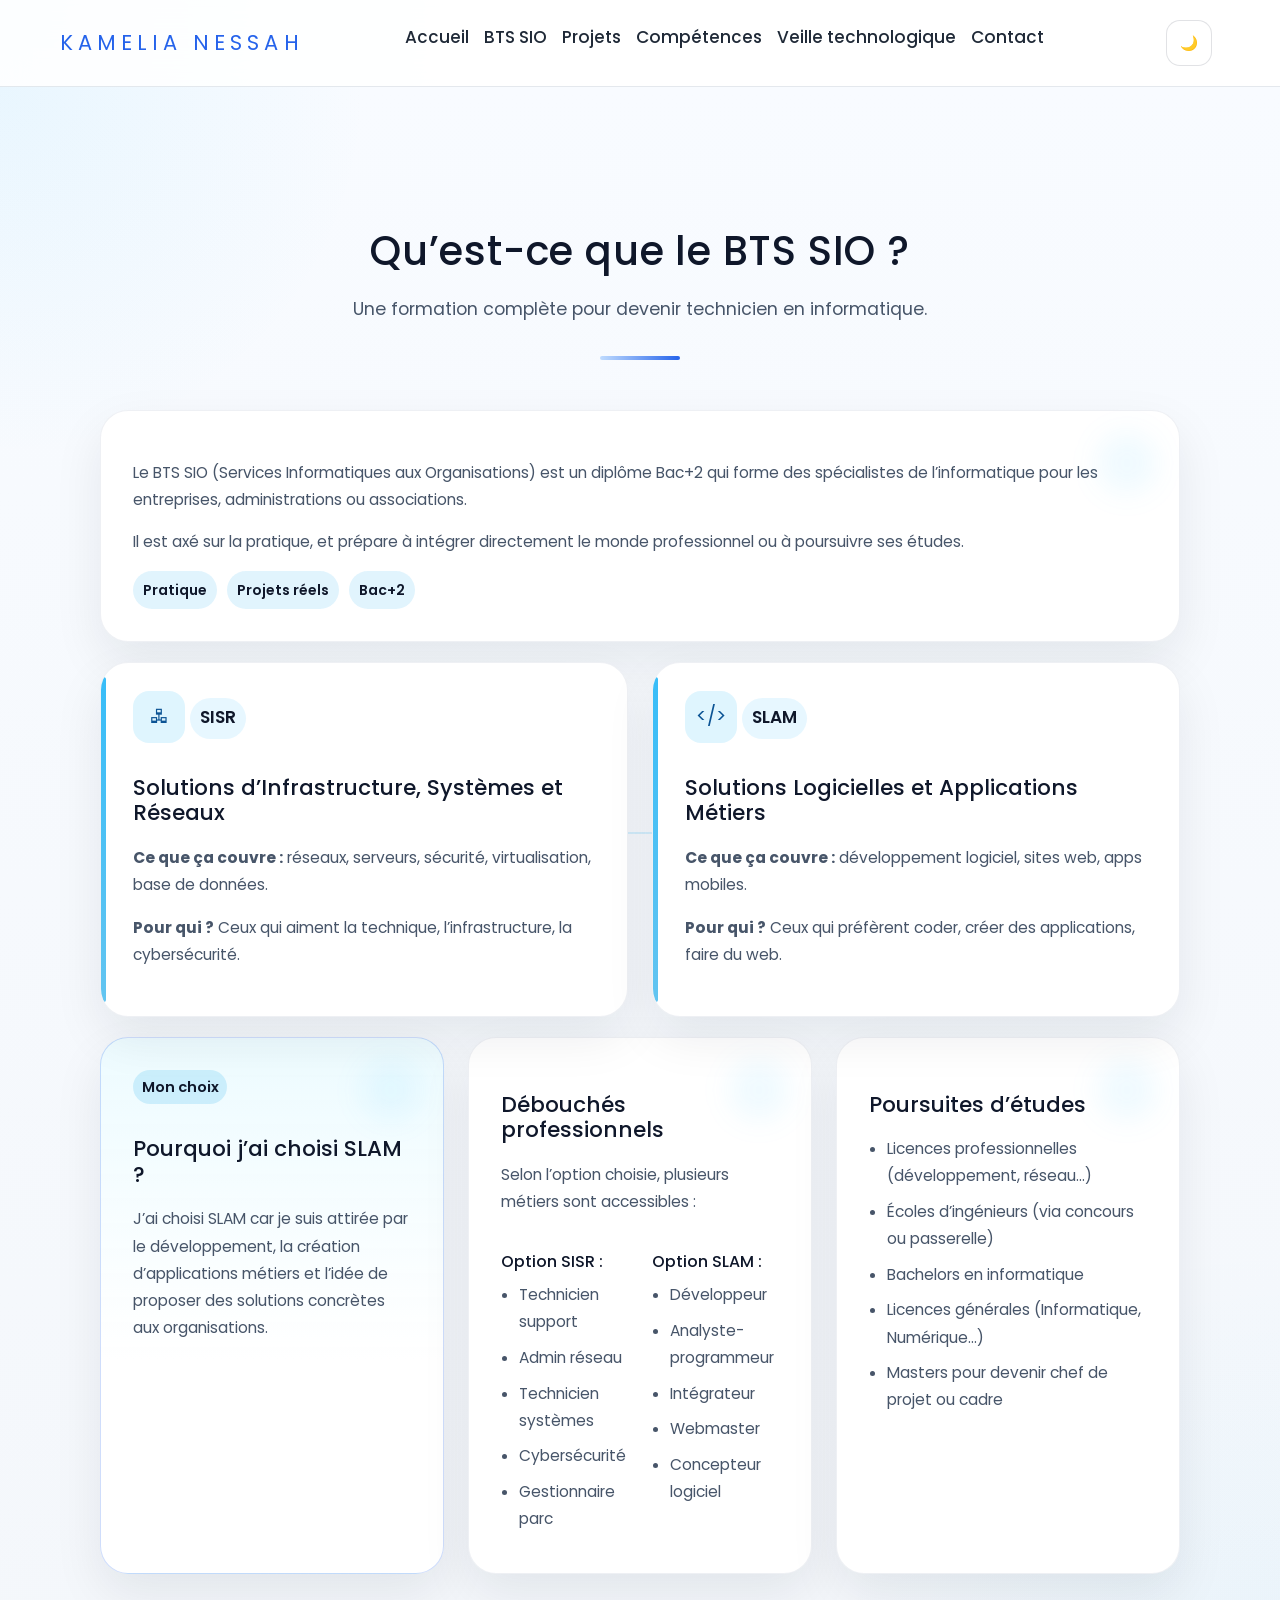
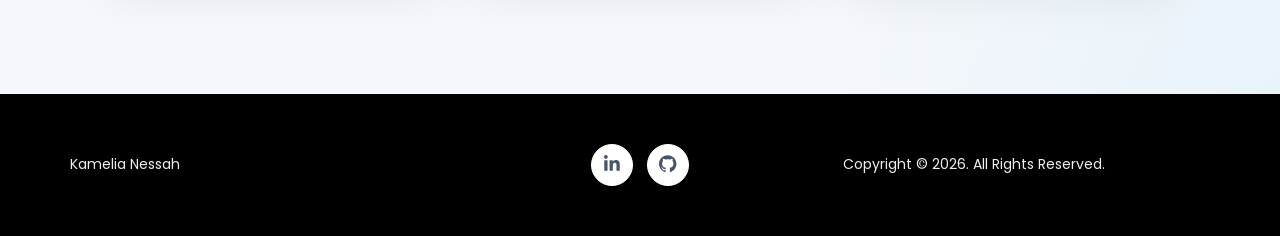
<file: bts-sio.html>
<!DOCTYPE html>
<html lang="fr">

<head>
  <meta charset="UTF-8">
  <meta http-equiv="X-UA-Compatible" content="IE=edge">
  <meta name="viewport" content="width=device-width, initial-scale=1.0">

  <title>BTS SIO - Kamelia Nessah</title>
  <meta name="description" content="Page BTS SIO du portfolio de Kamelia Nessah">

  <link rel="shortcut icon" href="./img/favicon.ico?v=1" type="image/x-icon">
  <link rel="preconnect" href="https://fonts.googleapis.com">
  <link rel="preconnect" href="https://fonts.gstatic.com" crossorigin>
  <link href="https://fonts.googleapis.com/css2?family=Poppins:wght@300;500;700&display=swap" rel="stylesheet">
  <link rel="stylesheet" href="./css/global.css">
  <script src="./js/global.js" defer></script>
</head>

<body>

  <header class="header">
    <div class="container d-flex">
      <div class="logo">
        Kamelia Nessah
      </div>
      <nav class="navbar ">
        <ul class="menu list-unstyled">
          <li><a href="index.html#hero">Accueil</a></li>
          <li><a href="bts-sio.html">BTS SIO</a></li>
         <!--<li><a href="#about">A propos</a></li> -->
          <li><a href="projets.html">Projets</a></li>
          <li><a href="competences.html">Compétences</a></li> 
          <li><a href="veille.html">Veille technologique</a></li>
          <li><a href="contact.html">Contact</a></li>
        </ul>
      </nav>
      <div class="right header-actions">
        <button class="theme-toggle" type="button" aria-label="Passer en mode sombre">
          <span class="theme-icon">🌙</span>
        </button>
        <button class="burger"><span class="bar"></span></button>
      </div>
    </div>
  </header>

  <section id="bts-sio" class="bts-sio">
    <div class="container">

      <div class="section-header">
        <h2 class="section-title">Qu’est-ce que le BTS SIO ?</h2>
        <p>Une formation complète pour devenir technicien en informatique.</p>
      </div>

      <div class="bts-grid bts-grid--intro">
        <article class="bts-card bts-card--wide">
          <p>Le BTS SIO (Services Informatiques aux Organisations) est un diplôme Bac+2 qui forme des spécialistes de l’informatique pour les entreprises, administrations ou associations.</p>
          <p>Il est axé sur la pratique, et prépare à intégrer directement le monde professionnel ou à poursuivre ses études.</p>
          <div class="bts-intro-badges">
            <span>Pratique</span>
            <span>Projets réels</span>
            <span>Bac+2</span>
          </div>
        </article>
      </div>

      <div class="bts-grid bts-grid--branches">
        <article class="bts-card bts-card--branch">
          <div class="branch-icon">🖧</div>
          <span class="branch-title">SISR</span>
          <h3>Solutions d’Infrastructure, Systèmes et Réseaux</h3>
          <p><strong>Ce que ça couvre :</strong> réseaux, serveurs, sécurité, virtualisation, base de données.</p>
          <p><strong>Pour qui ?</strong> Ceux qui aiment la technique, l’infrastructure, la cybersécurité.</p>
        </article>

        <article class="bts-card bts-card--branch">
          <div class="branch-icon">&lt;/&gt;</div>
          <span class="branch-title">SLAM</span>
          <h3>Solutions Logicielles et Applications Métiers</h3>
          <p><strong>Ce que ça couvre :</strong> développement logiciel, sites web, apps mobiles.</p>
          <p><strong>Pour qui ?</strong> Ceux qui préfèrent coder, créer des applications, faire du web.</p>
        </article>
      </div>

      <div class="bts-grid bts-grid--final">
        <article class="bts-card bts-card--highlight">
          <span class="small-badge">Mon choix</span>
          <h3>Pourquoi j’ai choisi SLAM ?</h3>
          <p>J’ai choisi SLAM car je suis attirée par le développement, la création d’applications métiers et l’idée de proposer des solutions concrètes aux organisations.</p>
        </article>

        <article class="bts-card bts-card--bottom">
          <h3>Débouchés professionnels</h3>
          <p>Selon l’option choisie, plusieurs métiers sont accessibles :</p>
          <div class="bts-bottom-columns">
            <div>
              <h4>Option SISR :</h4>
              <ul>
                <li>Technicien support</li>
                <li>Admin réseau</li>
                <li>Technicien systèmes</li>
                <li>Cybersécurité</li>
                <li>Gestionnaire parc</li>
              </ul>
            </div>
            <div>
              <h4>Option SLAM :</h4>
              <ul>
                <li>Développeur</li>
                <li>Analyste-programmeur</li>
                <li>Intégrateur</li>
                <li>Webmaster</li>
                <li>Concepteur logiciel</li>
              </ul>
            </div>
          </div>
        </article>

        <article class="bts-card bts-card--bottom">
          <h3>Poursuites d’études</h3>
          <ul>
            <li>Licences professionnelles (développement, réseau...)</li>
            <li>Écoles d’ingénieurs (via concours ou passerelle)</li>
            <li>Bachelors en informatique</li>
            <li>Licences générales (Informatique, Numérique...)</li>
            <li>Masters pour devenir chef de projet ou cadre</li>
          </ul>
        </article>
      </div>

    </div>
  </section>


<footer>
    <div class="container">
      <div class="grid">
        <div class="grid__item">
          <p>Kamelia Nessah</p>
        </div>
        <div class="grid__item">
          <ul class="socials list-unstyled">
            <!-- LinkedIn -->
            <li>
              <a href="https://www.linkedin.com/in/kamelia-nessah" target="_blank">
                <svg class="icon linkedin" xmlns="http://www.w3.org/2000/svg" viewBox="0 0 448 512">
                  <path fill="currentColor"
                    d="M100.28 448H7.4V148.9h92.88zM53.79 108.1C24.09 108.1 0 83.5 0 53.8a53.79 53.79 0 0 1 107.58 0c0 29.7-24.1 54.3-53.79 54.3zM447.9 448h-92.68V302.4c0-34.7-.7-79.2-48.29-79.2-48.29 0-55.69 37.7-55.69 76.7V448h-92.78V148.9h89.08v40.8h1.3c12.4-23.5 42.69-48.3 87.88-48.3 94 0 111.28 61.9 111.28 142.3V448z">
                  </path>
                </svg>
              </a>
            </li>

            <!-- GitHub -->
            <li>
              <a href="https://github.com/Kamelia-N" target="_blank">
                <svg class="icon github" xmlns="http://www.w3.org/2000/svg" viewBox="0 0 496 512">
                  <path fill="currentColor"
                    d="M165.9 397.4c0 2-2.3 3.7-5.2 3.7-3 0-5.2-1.7-5.2-3.7 0-2.1 2.3-3.7 5.2-3.7 2.9-.1 5.2 1.6 5.2 3.7zm-32.5-10.7c-.7 2 1.4 4.1 4.6 4.8 3.1.7 6.2-.4 6.9-2.4.7-2-1.4-4.1-4.6-4.8-3.1-.7-6.2.4-6.9 2.4zM244 8C106.1 8 0 113.3 0 252c0 110.9 71.8 204.9 171.7 238.1 12.5 2.3 17.1-5.4 17.1-12 0-5.9-.2-25.4-.3-46-69.9 15.2-84.7-30-84.7-30-11.4-29-27.8-36.7-27.8-36.7-22.7-15.6 1.7-15.3 1.7-15.3 25.1 1.8 38.3 26 38.3 26 22.3 38.2 58.6 27.2 72.9 20.8 2.3-16.1 8.7-27.2 15.8-33.5-55.8-6.3-114.5-27.9-114.5-124.3 0-27.5 9.8-50 25.8-67.6-2.6-6.3-11.2-31.8 2.4-66.2 0 0 21-6.7 68.8 25.8a236.4 236.4 0 0 1 125.2 0c47.8-32.5 68.8-25.8 68.8-25.8 13.6 34.4 5 59.9 2.4 66.2 16 17.6 25.8 40.1 25.8 67.6 0 96.7-58.8 118-114.8 124.2 8.9 7.7 16.8 22.9 16.8 46.1 0 33.3-.3 60.1-.3 68.3 0 6.6 4.5 14.4 17.2 12C424.2 456.8 496 362.8 496 252 496 113.3 389.9 8 244 8z">
                  </path>
                </svg>
              </a>
            </li>

          </ul>
        </div>
        <div class="grid__item">
          <p>Copyright © 2026. All Rights Reserved.</p>
        </div>
      </div>
    </div>
  </footer>

</body>

</html>
</file>
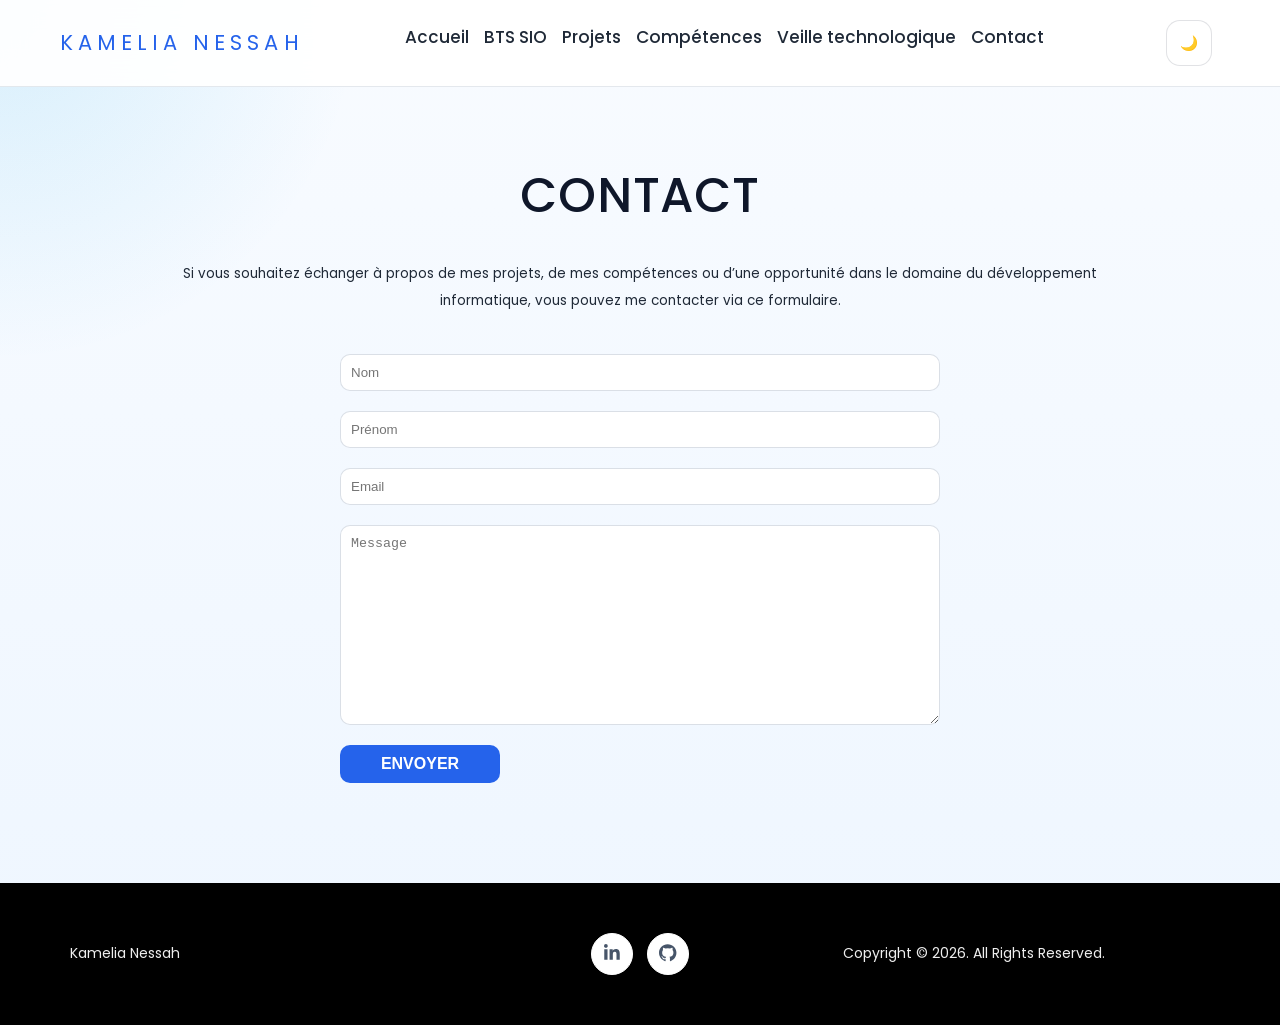
<file: contact.html>
<!DOCTYPE html>
<html lang="fr">

<head>
  <meta charset="UTF-8">
  <meta http-equiv="X-UA-Compatible" content="IE=edge">
  <meta name="viewport" content="width=device-width, initial-scale=1.0">

  <title>Contact - Kamelia Nessah</title>
  <meta name="description" content="Page de contact du portfolio de Kamelia Nessah">

  <link rel="shortcut icon" href="./img/favicon.ico?v=1" type="image/x-icon">

  <link rel="preconnect" href="https://fonts.googleapis.com">
  <link rel="preconnect" href="https://fonts.gstatic.com" crossorigin>
  <link href="https://fonts.googleapis.com/css2?family=Poppins:wght@300;500;700&display=swap" rel="stylesheet">

  <link rel="stylesheet" href="./css/global.css">

  <script src="./js/global.js" defer></script>
</head>

<body>

  <header class="header">
    <div class="container d-flex">
      <div class="logo">
        Kamelia Nessah
      </div>
      <nav class="navbar ">
        <ul class="menu list-unstyled">
          <li><a href="index.html#hero">Accueil</a></li>
          <li><a href="bts-sio.html">BTS SIO</a></li>
         <!--<li><a href="#about">A propos</a></li> -->
          <li><a href="projets.html">Projets</a></li>
          <li><a href="competences.html">Compétences</a></li> 
          <li><a href="veille.html">Veille technologique</a></li>
          <li><a href="contact.html">Contact</a></li>
        </ul>
      </nav>
      <div class="right header-actions">
        <button class="theme-toggle" type="button" aria-label="Passer en mode sombre">
          <span class="theme-icon">🌙</span>
        </button>
        <button class="burger"><span class="bar"></span></button>
      </div>
    </div>
  </header>

  <main>

    <section id="contact" class="contact">
      <div class="container">

        <div class="section-header">
          <h2 class="section-title">Contact</h2>
          <p>
            Si vous souhaitez échanger à propos de mes projets, de mes compétences
            ou d’une opportunité dans le domaine du développement informatique,
            vous pouvez me contacter via ce formulaire.
          </p>
        </div>

        <form class="form contact-mail-form">

          <label for="firstname">
            <input type="text" name="firstname" id="firstname" placeholder="Nom" required>
          </label>

          <label for="lastname">
            <input type="text" name="lastname" id="lastname" placeholder="Prénom">
          </label>

          <label for="email">
            <input type="email" name="email" id="email" placeholder="Email" required>
          </label>

          <textarea name="message" id="message" placeholder="Message"></textarea>

          <input type="submit" class="btn" value="Envoyer">

        </form>

      </div>
    </section>

  </main>

  <footer>
    <div class="container">
      <div class="grid">
        <div class="grid__item">
          <p>Kamelia Nessah</p>
        </div>
        <div class="grid__item">
          <ul class="socials list-unstyled">
            <!-- LinkedIn -->
            <li>
              <a href="https://www.linkedin.com/in/kamelia-nessah" target="_blank">
                <svg class="icon linkedin" xmlns="http://www.w3.org/2000/svg" viewBox="0 0 448 512">
                  <path fill="currentColor"
                    d="M100.28 448H7.4V148.9h92.88zM53.79 108.1C24.09 108.1 0 83.5 0 53.8a53.79 53.79 0 0 1 107.58 0c0 29.7-24.1 54.3-53.79 54.3zM447.9 448h-92.68V302.4c0-34.7-.7-79.2-48.29-79.2-48.29 0-55.69 37.7-55.69 76.7V448h-92.78V148.9h89.08v40.8h1.3c12.4-23.5 42.69-48.3 87.88-48.3 94 0 111.28 61.9 111.28 142.3V448z">
                  </path>
                </svg>
              </a>
            </li>

            <!-- GitHub -->
            <li>
              <a href="https://github.com/Kamelia-N" target="_blank">
                <svg class="icon github" xmlns="http://www.w3.org/2000/svg" viewBox="0 0 496 512">
                  <path fill="currentColor"
                    d="M165.9 397.4c0 2-2.3 3.7-5.2 3.7-3 0-5.2-1.7-5.2-3.7 0-2.1 2.3-3.7 5.2-3.7 2.9-.1 5.2 1.6 5.2 3.7zm-32.5-10.7c-.7 2 1.4 4.1 4.6 4.8 3.1.7 6.2-.4 6.9-2.4.7-2-1.4-4.1-4.6-4.8-3.1-.7-6.2.4-6.9 2.4zM244 8C106.1 8 0 113.3 0 252c0 110.9 71.8 204.9 171.7 238.1 12.5 2.3 17.1-5.4 17.1-12 0-5.9-.2-25.4-.3-46-69.9 15.2-84.7-30-84.7-30-11.4-29-27.8-36.7-27.8-36.7-22.7-15.6 1.7-15.3 1.7-15.3 25.1 1.8 38.3 26 38.3 26 22.3 38.2 58.6 27.2 72.9 20.8 2.3-16.1 8.7-27.2 15.8-33.5-55.8-6.3-114.5-27.9-114.5-124.3 0-27.5 9.8-50 25.8-67.6-2.6-6.3-11.2-31.8 2.4-66.2 0 0 21-6.7 68.8 25.8a236.4 236.4 0 0 1 125.2 0c47.8-32.5 68.8-25.8 68.8-25.8 13.6 34.4 5 59.9 2.4 66.2 16 17.6 25.8 40.1 25.8 67.6 0 96.7-58.8 118-114.8 124.2 8.9 7.7 16.8 22.9 16.8 46.1 0 33.3-.3 60.1-.3 68.3 0 6.6 4.5 14.4 17.2 12C424.2 456.8 496 362.8 496 252 496 113.3 389.9 8 244 8z">
                  </path>
                </svg>
              </a>
            </li>

          </ul>
        </div>
        <div class="grid__item">
          <p>Copyright © 2026. All Rights Reserved.</p>
        </div>
      </div>
    </div>
  </footer>

</body>
</html>
</file>
<file: css/global.css>
﻿/* =========================
   BASE
========================= */

:root {
  --color-body: #1f2937;
  --background-body: radial-gradient(circle at top left, rgba(14, 165, 233, .14), transparent 22%), linear-gradient(180deg, #f8fbff 0%, #eef6ff 100%);
  --surface: #ffffff;
  --surface-soft: #f8fafc;
  --surface-muted: #e2e8f0;
  --primary: #2563eb;
  --primary-soft: #bfdbfe;
  --accent: #0ea5e9;
  --text: #0f172a;
  --text-muted: #475569;
  --border: rgba(148, 163, 184, 0.25);
  --shadow: 0 24px 60px rgba(15, 23, 42, 0.08);
  --radius: 28px;
}

body.dark-theme {
  --background-body: radial-gradient(circle at top left, rgba(56, 189, 248, 0.12), transparent 18%), linear-gradient(180deg, #040814 0%, #0f172a 100%);
  --surface: #111827;
  --surface-soft: #111827;
  --surface-muted: #1f2937;
  --primary: #60a5fa;
  --primary-soft: #1d4ed8;
  --accent: #38bdf8;
  --text: #e2e8f0;
  --text-muted: #94a3b8;
  --border: rgba(148, 163, 184, 0.18);
  --shadow: 0 24px 60px rgba(0, 0, 0, 0.35);
}

body.dark-theme .bts-sio,
body.dark-theme .projets,
body.dark-theme .portfolio,
body.dark-theme .about,
body.dark-theme .veille,
body.dark-theme .contact,
body.dark-theme .blog,
body.dark-theme main,
body.dark-theme .hero {
  background: transparent !important;
}

body.dark-theme .bts-sio::before {
  background: radial-gradient(circle at top left, rgba(14, 165, 233, 0.18), transparent 18%), radial-gradient(circle at bottom right, rgba(37, 99, 235, 0.12), transparent 22%);
}

body.dark-theme .hero {
  background-image: none;
  background: linear-gradient(180deg, #020617 0%, #08111f 100%) !important;
}

body.dark-theme .hero::before {
  background: linear-gradient(rgba(0, 0, 0, 0.35), rgba(0, 0, 0, 0.35));
}

body.dark-theme .section-header,
body.dark-theme .footer,
body.dark-theme .portfolio-filters a,
body.dark-theme .skills-pro__card,
body.dark-theme .veille-pro__card,
body.dark-theme .modal,
body.dark-theme .contact-form,
body.dark-theme .form {
  background: transparent;
}

body.dark-theme .header {
  background: rgba(15, 23, 42, 0.95);
  border-color: rgba(148, 163, 184, 0.14);
}

body.dark-theme .veille-pro__card {
  background: linear-gradient(180deg, #0f172a 0%, #0b1222 100%);
  color: #e2e8f0;
  border: 1px solid rgba(255, 255, 255, 0.08);
  box-shadow: 0 18px 55px rgba(0, 0, 0, 0.22);
}

body.dark-theme .veille-pro__card::before {
  background:
    radial-gradient(500px 180px at 18% 12%, rgba(14, 165, 233, 0.20), transparent 52%),
    radial-gradient(420px 160px at 78% 20%, rgba(56, 189, 248, 0.16), transparent 60%);
}

* {
  box-sizing: border-box;
}

html {
  font-size: 62.5%;
  scroll-behavior: smooth;
}

body {
  font-family: 'Poppins', sans-serif;
  font-size: 1.7rem;
  line-height: 1.75;
  color: var(--text);
  margin: 0;
  background: var(--background-body);
}

.theme-toggle {
  display: inline-flex;
  align-items: center;
  justify-content: center;
  width: 46px;
  height: 46px;
  margin-right: 0.8rem;
  border-radius: 14px;
  border: 1px solid rgba(15, 23, 42, 0.12);
  background: rgba(255, 255, 255, 0.88);
  color: var(--text);
  font-size: 1.45rem;
  cursor: pointer;
  transition: background 0.25s ease, color 0.25s ease, border-color 0.25s ease;
}

.theme-toggle:hover {
  background: rgba(14, 165, 233, 0.16);
}

body.dark-theme .theme-toggle {
  background: rgba(255, 255, 255, 0.08);
  color: var(--text);
  border-color: rgba(255, 255, 255, 0.16);
}

.header-actions {
  display: flex;
  align-items: center;
  gap: 1rem;
  margin-left: 2rem;
}

.theme-select-wrap {
  display: inline-flex;
  align-items: center;
  gap: 0.8rem;
  padding: 0.55rem 0.7rem 0.55rem 1rem;
  border: 1px solid rgba(148, 163, 184, 0.24);
  border-radius: 14px;
  background: rgba(255, 255, 255, 0.9);
  color: var(--text-muted);
  font-size: 1.25rem;
  font-weight: 600;
}

.theme-select {
  min-width: 9.6rem;
  border: 0;
  background: transparent;
  color: var(--text);
  font: inherit;
  cursor: pointer;
  outline: none;
}

body.dark-theme .theme-select-wrap {
  background: rgba(255, 255, 255, 0.08);
  color: #cbd5e1;
  border-color: rgba(148, 163, 184, 0.24);
}

body.dark-theme .theme-select {
  color: #e5e7eb;
}

body.dark-theme .header {
  background: rgba(15, 23, 42, 0.95);
  border-color: rgba(148, 163, 184, 0.14);
}

body.dark-theme .header a {
  color: #e2e8f0;
}

body.dark-theme .header a:hover {
  color: #93c5fd;
}

body.dark-theme .socials a {
  color: #e2e8f0 !important;
  background: rgba(255, 255, 255, 0.08) !important;
  border-color: rgba(148, 163, 184, 0.22) !important;
}

body.dark-theme .socials a:hover {
  color: #93c5fd !important;
  background: rgba(56, 189, 248, 0.16) !important;
  transform: translateY(-2px);
}

body.dark-theme .socials .icon {
  color: #e2e8f0 !important;
}

body.dark-theme footer .socials a {
  color: #e2e8f0 !important;
  background: rgba(255, 255, 255, 0.08) !important;
  border-color: rgba(148, 163, 184, 0.22) !important;
}

body.dark-theme footer .socials a:hover {
  color: #93c5fd !important;
  background: rgba(56, 189, 248, 0.16) !important;
}

body.dark-theme .hero-card__footer {
  background: #111827;
  border-top-color: rgba(148, 163, 184, 0.15);
}

body.dark-theme .hero-card__footer a {
  background: rgba(255, 255, 255, 0.08) !important;
  color: #93c5fd !important;
  border-color: rgba(148, 163, 184, 0.22) !important;
}

body.dark-theme .hero-card__footer a:hover {
  background: rgba(56, 189, 248, 0.16) !important;
  color: #93c5fd !important;
  box-shadow: 0 20px 40px rgba(37, 99, 235, 0.25) !important;
}

body.dark-theme .header .socials a svg,
body.dark-theme footer .socials a svg,
body.dark-theme .hero-card__footer a svg {
  fill: currentColor !important;
  color: #e2e8f0;
}

body.dark-theme .header .socials a:hover svg,
body.dark-theme footer .socials a:hover svg,
body.dark-theme .hero-card__footer a:hover svg {
  color: #93c5fd !important;
}

body.dark-theme .hero {
  background: radial-gradient(circle at top right, rgba(56, 189, 248, 0.12), transparent 35%),
              radial-gradient(circle at bottom left, rgba(56, 189, 248, 0.08), transparent 40%),
              linear-gradient(135deg, rgba(4, 8, 20, 1), rgba(15, 23, 42, 1));
}

body.dark-theme .bts-card,
body.dark-theme .card,
body.dark-theme .info-card,
body.dark-theme .hero-card,
body.dark-theme .bts-card--highlight,
body.dark-theme .bts-card--bottom,
body.dark-theme .about-text,
body.dark-theme .about-cards > div,
body.dark-theme .modal,
body.dark-theme .contact-form,
body.dark-theme .form,
body.dark-theme .portfolio-filters a,
body.dark-theme .footer,
body.dark-theme .section-header {
  background: #111827;
  border-color: rgba(148, 163, 184, 0.15);
  color: #e2e8f0;
}

body.dark-theme .bts-card p,
body.dark-theme .bts-card li,
body.dark-theme .card p,
body.dark-theme .info-card p,
body.dark-theme .about-text p,
body.dark-theme .footer p,
body.dark-theme .section-header p,
body.dark-theme .portfolio-filters a {
  color: #cbd5e1;
}

body.dark-theme .bts-card::before,
body.dark-theme .card::before,
body.dark-theme .info-card::before {
  background: rgba(56, 189, 248, 0.08);
}

body.dark-theme .bts-intro-badges span,
body.dark-theme .branch-title,
body.dark-theme .small-badge {
  background: rgba(56, 189, 248, 0.22) !important;
  color: #93c5fd !important;
  font-weight: 700;
}

body.dark-theme .modal {
  background: rgba(0, 0, 0, 0.85) !important;
}

body.dark-theme .modal__content {
  background: #111827 !important;
  color: #e2e8f0 !important;
}

body.dark-theme .modal__close {
  color: #e2e8f0 !important;
}

body.dark-theme .modal__content h2,
body.dark-theme .modal__content h3,
body.dark-theme .modal__content h4,
body.dark-theme .modal__content p,
body.dark-theme .modal__content li,
body.dark-theme .modal__content strong {
  color: #e2e8f0 !important;
}

body.dark-theme .modal__content ul {
  color: #cbd5e1;
}

body.dark-theme .hero {
  background-image: none;
  background: linear-gradient(180deg, #0f172a 0%, #020617 100%);
}

h1,
h2,
h3,
h4,
h5,
h6 {
  font-family: 'Poppins', sans-serif;
  color: var(--text);
  font-weight: 500;
  line-height: 1.2;
}

h1,
.h1 {
  font-size: 3.1rem;
}

h2,
.h2 {
  font-size: 2.8rem;
  text-transform: uppercase;
}

h3,
.h3 {
  font-size: 2.1rem;
}

a {
  text-decoration: none;
}

img {
  max-width: 100%;
  height: auto;
}

ul {
  padding-left: 2rem;
}

li {
  margin-bottom: 1rem;
}

.list-unstyled {
  list-style: none;
  margin: 0;
  padding: 0;
}

.category {
  margin: 0;
  font-size: 1rem;
  text-transform: uppercase;
  color: #5b6c78;
}

.container {
  padding: 1rem 2rem;
}

.d-flex {
  display: flex;
  align-items: center;
  justify-content: space-between;
}

.grid {
  display: flex;
  flex-wrap: wrap;
}

.grid__item {
  flex-grow: 1;
  flex-shrink: 0;
  width: 100%;
  padding: 1rem;
}

section {
  padding: 6rem 0;
}

.section-title {
  margin-top: 0;
  font-size: 4rem;
  letter-spacing: 0.02em;
  color: var(--text);
}

.section-header {
  text-align: left;
  max-width: 920px;
  margin: 0 auto 40px;
}

.btn {
  display: inline-flex;
  align-items: center;
  justify-content: center;
  padding: 1.1rem 2rem;
  border-radius: 10px;
  background: var(--primary);
  color: #ffffff;
  border: 1px solid var(--primary);
  font-weight: 600;
  transition: transform .25s ease, box-shadow .25s ease, background .25s ease;
}

.btn:hover {
  transform: translateY(-3px);
  box-shadow: 0 12px 30px rgba(37, 99, 235, .18);
}

.btn-outline {
  background: #ffffff;
  color: var(--primary);
  border: 1px solid rgba(37, 99, 235, .25);
}

@media screen and (min-width: 750px) {
  .container {
    max-width: 1200px;
    margin: 0 auto;
    padding: 2rem;
  }

  .grid__item {
    max-width: 50%;
  }

  .section-title {
    font-size: 4.8rem;
  }
}


/* =========================
   HEADER
========================= */

.header {
  background: rgba(255, 255, 255, 0.92);
  border-bottom: 1px solid var(--border);
  position: sticky;
  top: 0;
  z-index: 1000;
  backdrop-filter: blur(16px);
}

.header .logo {
  font-family: 'Poppins', sans-serif;
  font-size: 2.1rem;
  letter-spacing: 0.24em;
  color: var(--primary);
  text-transform: uppercase;
}

.header li {
  display: inline-flex;
  align-items: center;
  padding: 0 .5rem;
}

.header a {
  color: var(--color-body);
  font-weight: 500;
  transition: color 0.25s ease, transform 0.25s ease;
}

.header a:hover {
  color: var(--primary);
  transform: translateY(-1px);
}

.header .right {
  display: flex;
  align-items: center;
  gap: 1rem;
}

.socials {
  display: flex;
}

.socials li {
  margin-bottom: 0;
}

.socials a {
  padding: 0 6px;
  color: var(--text-muted);
  border: 1px solid rgba(148, 163, 184, 0.22);
  background: #fff;
}

.socials a:hover {
  color: var(--primary);
  transform: translateY(-2px);
}

.socials a svg {
  fill: currentColor !important;
  color: #475569;
}

.socials a:hover svg {
  color: #2563eb;
}

.socials .icon {
  height: 18px;
}

.burger {
  background: none;
  border: none;
  width: 35px;
  height: 35px;
  cursor: pointer;
  position: relative;
  margin-left: 1rem;
}

.burger .bar {
  display: block;
  width: 22px;
  height: 3px;
  background: var(--color-body);
}

.burger .bar::before,
.burger .bar::after {
  display: block;
  content: "";
  width: 22px;
  height: 3px;
  background: var(--color-body);
  position: absolute;
  transition: all .2s ease-out;
}

.burger .bar::before {
  transform: translateY(-8px);
}

.burger .bar::after {
  transform: translateY(8px);
}

@media screen and (max-width: 749px) {
  nav {
    display: flex;
    justify-content: center;
    align-items: center;
    flex-direction: column;

    position: fixed;
    top: 55px;
    left: 110%;
    width: 0;
    overflow: hidden;
    opacity: 0;
    height: calc(100vh - 55px);
    background: #f5f5f5;
    transition: all .4s ease-out;
  }

  nav .menu li {
    display: flex;
    justify-content: center;
  }

  nav .menu a {
    display: block;
    font-size: 2rem;
    padding: 2rem;
    transition: all .4s;
  }

  .show-nav nav {
    opacity: 1;
    width: 100%;
    left: 0;
    z-index: 2;
  }

  .show-nav nav li a:hover {
    transform: scale(1.1);
    text-decoration: none;
  }

  .show-nav .burger .bar {
    width: 0;
  }

  .show-nav .burger .bar::before {
    transform: rotate(-45deg);
  }

  .show-nav .burger .bar::after {
    transform: rotate(45deg);
  }
}

@media screen and (min-width: 750px) {
  .navbar {
    display: flex;
  }

  .burger {
    display: none;
  }
}


/* =========================
   HERO / ACCUEIL
========================= */

.hero {
  position: relative;
  min-height: 82vh;
  display: flex;
  align-items: center;
  justify-content: center;
  padding: 80px 0;
  background: radial-gradient(circle at top right, rgba(37, 99, 235, 0.08), transparent 35%), 
              radial-gradient(circle at bottom left, rgba(14, 165, 233, 0.06), transparent 40%),
              linear-gradient(135deg, rgba(248, 251, 255, 1), rgba(239, 246, 255, 1));
  overflow: hidden;
}

.hero::before {
  content: "";
  position: absolute;
  inset: 0;
  background: none;
  pointer-events: none;
}

.hero .container {
  position: relative;
  z-index: 1;
}

.hero-card {
  position: relative;
  z-index: 1;
  max-width: 980px;
  margin: 0 auto;
  display: grid;
  grid-template-columns: 1fr 1fr;
  background: var(--surface);
  border-radius: 34px;
  box-shadow: var(--shadow);
  overflow: hidden;
  border: 1px solid rgba(148, 163, 184, 0.15);
}

.hero-card__left {
  display: flex;
  align-items: center;
  justify-content: center;
  padding: 3rem;
  background: linear-gradient(180deg, #eff6ff 0%, #ffffff 100%);
}

.hero-card__left img {
  max-width: 340px;
  width: 100%;
  border-radius: 24px;
  object-fit: cover;
  filter: grayscale(100%) contrast(1.05);
  transition: transform 0.45s ease;
}

.hero-card:hover .hero-card__left img {
  transform: translateY(-8px);
}

.hero-card__right {
  padding: 3.2rem 2.8rem;
  display: flex;
  flex-direction: column;
  justify-content: center;
  gap: 1.2rem;
}

.hero-card__right h1 {
  margin: 0;
  font-size: 4rem;
  color: var(--text);
  text-transform: uppercase;
  letter-spacing: 0.12em;
}

.subtitle,
.subtitle2,
.objectif {
  margin: 0;
  color: var(--text-muted);
  font-size: 1.55rem;
}

.hero-buttons {
  display: flex;
  flex-wrap: wrap;
  gap: 1.2rem;
  margin-top: 1.5rem;
}

.hero-card__footer {
  grid-column: 1 / -1;
  background: #f8fbff;
  display: flex;
  justify-content: center;
  gap: 1.2rem;
  padding: 1.6rem 2rem;
  border-top: 1px solid rgba(148, 163, 184, 0.15);
}

.hero-card__footer a {
  width: 56px;
  height: 56px;
  display: inline-flex;
  align-items: center;
  justify-content: center;
  border-radius: 18px;
  border: 1px solid rgba(148, 163, 184, 0.22);
  background: #ffffff;
  color: var(--primary);
  transition: transform 0.25s ease, box-shadow 0.25s ease;
}

.hero-card__footer a:hover {
  transform: translateY(-4px);
  box-shadow: 0 20px 40px rgba(37, 99, 235, 0.14);
}

.hero-card__footer .hero-cv-link {
  width: auto;
  min-width: 132px;
  padding: 0 1.8rem;
  gap: 0.6rem;
  color: var(--primary);
  font-size: 1.4rem;
  font-weight: 700;
  text-decoration: none;
}

@media screen and (max-width: 1080px) {
  .hero-card {
    grid-template-columns: 1fr;
  }
}

@media screen and (max-width: 768px) {
  .hero-card {
    border-radius: 24px;
  }

  .hero-card__right h1 {
    font-size: 3rem;
  }

  .header .logo {
    font-size: 1.9rem;
  }
}


/* =========================
   A PROPOS
========================= */

.about .section-title {
  margin-top: 2.8rem;
}

.about-grid {
  display: grid;
  gap: 50px;
}

.about-text {
  position: relative;
  padding-left: 22px;
}

.about-text::before {
  content: "";
  position: absolute;
  left: 0;
  top: 20px;
  height: 60%;
  width: 3px;
  background: rgba(14, 165, 233, .35);
  border-radius: 99px;
}

.about-text h3 {
  margin-bottom: 2rem;
}

.about-text p {
  text-align: left;
}

.about-cards {
  display: grid;
  gap: 20px;
}

.info-card {
  background: linear-gradient(180deg, #0f172a 0%, #0b1222 100%);
  color: #e2e8f0;
  border-radius: 12px;
  padding: 20px;
  font-family: ui-monospace, SFMono-Regular, Menlo, Monaco, Consolas, "Liberation Mono", monospace;
  box-shadow: 0 14px 40px rgba(0, 0, 0, .18);
  border-left: 4px solid #00b894;
  transition: transform .25s ease, box-shadow .25s ease;
}

.info-card:hover {
  transform: translateY(-4px);
  box-shadow: 0 20px 50px rgba(0, 0, 0, .25);
}

.info-card a {
  color: #38bdf8;
}

.info-card span {
  color: rgba(0, 184, 148, .85);
  text-transform: uppercase;
  letter-spacing: .8px;
  font-size: 1.1rem;
}

.info-card strong {
  font-size: 1.5rem;
  color: #e2e8f0;
}

.term-bar {
  display: flex;
  gap: 8px;
  margin-bottom: 12px;
  opacity: .9;
}

.term-bar .dot {
  width: 10px;
  height: 10px;
  border-radius: 50%;
  display: inline-block;
}

.term-bar .red {
  background: #ff5f57;
}

.term-bar .yellow {
  background: #febc2e;
}

.term-bar .green {
  background: #28c840;
}

.nested-card {
  margin-left: 10px;
  padding-left: 12px;
  border-left: 3px solid rgba(14, 165, 233, .4);
  background: rgba(15, 23, 42, 0.03);
  border-radius: 12px;
}

.code-title {
  font-family: ui-monospace, SFMono-Regular, Menlo, Monaco, Consolas, "Liberation Mono", monospace;
  color: var(--accent);
  margin-bottom: 2rem;
}

.typing {
  white-space: pre-wrap;
}

.typing::after {
  content: "";
  display: inline-block;
  width: .6ch;
  height: 1em;
  border-right: 2px solid currentColor;
  margin-left: 2px;
  transform: translateY(2px);
  animation: caretBlink .9s step-end infinite;
}

.typing.is-done::after {
  animation: none;
  border-right-color: transparent;
}

@keyframes caretBlink {
  50% {
    border-right-color: transparent;
  }
}

@media screen and (min-width: 900px) {
  .about-grid {
    grid-template-columns: 1.2fr 1fr;
  }
}

.bts-journey {
  display: grid;
  gap: 2.5rem;
}

.bts-node {
  position: relative;
  background: linear-gradient(180deg, #ffffff 0%, #f4f9ff 100%);
  border: 1px solid rgba(37, 99, 235, .15);
  border-radius: 32px;
  padding: 2rem;
  box-shadow: 0 22px 45px rgba(15, 23, 42, .09);
  transition: transform .35s ease, box-shadow .35s ease;
}

.bts-node:hover {
  transform: translateY(-6px);
  box-shadow: 0 30px 55px rgba(15, 23, 42, .14);
}

.bts-node--main {
  max-width: 920px;
  margin: 0 auto;
  text-align: center;
}

.bts-node--main .node-title {
  display: inline-flex;
  align-items: center;
  justify-content: center;
  padding: 0.85rem 1.4rem;
  border-radius: 999px;
  background: rgba(37, 99, 235, .12);
  color: #1e3a8a;
  font-weight: 700;
  margin-bottom: 1.4rem;
}

.bts-split {
  display: grid;
  gap: 2rem;
  position: relative;
  align-items: center;
}

.bts-split__line {
  position: absolute;
  top: 50%;
  left: 50%;
  width: calc(100% - 4rem);
  height: 2px;
  background: rgba(37, 99, 235, .16);
  transform: translate(-50%, -50%);
  z-index: 0;
}

.bts-branch {
  position: relative;
  background: rgba(255, 255, 255, .92);
  border: 1px solid rgba(37, 99, 235, .12);
  border-radius: 28px;
  padding: 1.4rem 1.6rem 1.6rem;
  box-shadow: 0 16px 36px rgba(15, 23, 42, .07);
  z-index: 1;
}

.branch-label {
  display: inline-flex;
  align-items: center;
  justify-content: center;
  background: rgba(14, 165, 233, .12);
  color: #0f172a;
  border-radius: 999px;
  padding: 0.7rem 1.2rem;
  font-weight: 600;
  margin-bottom: 1rem;
}

.bts-node--branch h3 {
  margin-top: 0;
  margin-bottom: 1rem;
}

.bts-step-grid {
  display: grid;
  gap: 1.5rem;
}

.bts-step {
  display: grid;
  gap: 1rem;
  padding: 1.8rem;
  background: linear-gradient(180deg, #f8fbff 0%, #ffffff 100%);
  border: 1px solid rgba(37, 99, 235, .14);
  border-radius: 26px;
  box-shadow: 0 18px 35px rgba(15, 23, 42, .06);
}

.bts-step h3 {
  margin-top: 0;
}

.step-number {
  display: inline-flex;
  width: 3.2rem;
  height: 3.2rem;
  align-items: center;
  justify-content: center;
  border-radius: 50%;
  background: rgba(37, 99, 235, .14);
  color: #1d4ed8;
  font-weight: 700;
  font-size: 1.5rem;
}

.bts-step ul {
  padding-left: 1.6rem;
  margin: 0;
}

.bts-step ul li {
  margin-bottom: 0.9rem;
}

.animate-fade-up {
  opacity: 0;
  transform: translateY(18px);
  animation: fadeUp 0.8s ease forwards;
}

.animate-fade-left {
  opacity: 0;
  transform: translateX(18px);
  animation: fadeLeft 0.8s ease forwards;
}

.animate-fade-right {
  opacity: 0;
  transform: translateX(-18px);
  animation: fadeRight 0.8s ease forwards;
}

.delay-1 { animation-delay: 0.15s; }
.delay-2 { animation-delay: 0.30s; }
.delay-3 { animation-delay: 0.45s; }

@keyframes fadeUp {
  to {
    opacity: 1;
    transform: translateY(0);
  }
}

@keyframes fadeLeft {
  to {
    opacity: 1;
    transform: translateX(0);
  }
}

@keyframes fadeRight {
  to {
    opacity: 1;
    transform: translateX(0);
  }
}

@media screen and (min-width: 850px) {
  .bts-split {
    grid-template-columns: 1fr 1fr;
  }

  .bts-split__line {
    left: 50%;
    width: calc(100% - 4rem);
  }

  .bts-step-grid {
    grid-template-columns: repeat(3, minmax(0, 1fr));
  }
}

@media screen and (max-width: 840px) {
  .bts-split__line {
    display: none;
  }
}


/* =========================
   PROJETS
========================= */

.projets,
.portfolio {
  background: #f5f5f5;
}

.projets .section-header {
  text-align: center;
}

.portfolio-filters {
  display: flex;
  flex-wrap: wrap;
  gap: 1rem;
  justify-content: center;
  margin-bottom: 2rem;
}

.portfolio-filters .grid__item {
  flex: 0 1 calc(50% - 1rem);
  max-width: none;
  padding: 0;
  margin-bottom: 0;
}

.portfolio-filters a {
  color: var(--color-body);
  background: #eeeeee;
  display: flex;
  width: 100%;
  min-height: 5rem;
  align-items: center;
  justify-content: center;
  padding: 1rem 1.4rem;
  text-align: center;
  white-space: nowrap;
  transition: background .25s ease, color .25s ease;
}

.portfolio-filters a.active,
.portfolio-filters a:hover {
  color: #ffffff;
  background: #5b6c78;
}

#projets > .container > .grid > .grid__item {
  display: block;
  transform: none !important;
}

#projets > .container > .grid > .grid__item > .card {
  display: flex;
  flex-direction: column;
  width: 100%;
  height: 100%;
  overflow: hidden;
}

#projets > .container > .grid > .grid__item > .card > .card__image {
  width: 100%;
  height: 220px;
  object-fit: cover;
  display: block;
  transition: transform 0.5s ease;
}

#projets > .container > .grid > .grid__item > .card:hover > .card__image {
  transform: scale(1.05);
}

#projets > .container > .grid > .grid__item > .card > .card__inner {
  flex: 1;
  display: flex;
  flex-direction: column;
  justify-content: center;
}

#projets > .container > .grid > .grid__item > .card > .card__inner .card__title {
  min-height: 4.2rem;
  line-height: 1.3;
}

.card {
  background: #ffffff;
  text-transform: uppercase;
  position: relative;
  box-shadow: 0 0 7px rgba(0, 0, 0, 0.1);
  border: 1px solid #eeeeee;
  overflow: hidden;
  opacity: 1;
  transition: opacity 0.7s ease, transform 0.7s ease, box-shadow 0.35s ease;
}

.card__inner {
  padding: 2rem;
}

.card__title {
  margin: 0 0 1rem;
  font-size: 1.6rem;
}

.card__overlay {
  background: rgba(0, 0, 0, 0.8);
  position: absolute;
  z-index: 1;
  width: 100%;
  height: 100%;
  top: 110%;
  left: 0;
  transition: all .3s;
}

.card__overlay a {
  font-size: 4.5rem;
  color: #ffffff;
  display: flex;
  align-items: center;
  justify-content: center;
  height: 100%;
}

.card:hover .card__overlay {
  top: 0;
}

#projets .card {
  opacity: 0;
  transform: translateY(30px);
}

#projets .card.is-visible {
  opacity: 1;
  transform: translateY(0);
}

#projets .card:hover {
  transform: translateY(-8px);
  box-shadow: 0 18px 35px rgba(0, 0, 0, 0.15);
}

.grid__item.hide {
  display: none !important;
}

@media screen and (min-width: 750px) {
  .portfolio-filters {
    flex-wrap: nowrap;
  }

  .portfolio-filters .grid__item {
    flex: 1 1 0;
    max-width: 22rem;
  }
}


/* =========================
   MODALES PROJETS PLEIN Ã‰CRAN
========================= */

.modal {
  visibility: hidden !important;
  opacity: 0 !important;
  position: fixed !important;
  inset: 0 !important;
  z-index: 999999 !important;
  width: 100vw !important;
  height: 100vh !important;
  background: #ffffff !important;
  overflow-y: auto !important;
  padding: 0 !important;
  pointer-events: none !important;
  transition: opacity 0.3s ease, visibility 0.3s ease !important;
}

.modal.show,
.show.modal {
  visibility: visible !important;
  opacity: 1 !important;
  pointer-events: auto !important;
}

.modal__content {
  width: 100% !important;
  min-height: 100vh !important;
  max-width: none !important;
  background: #ffffff !important;
  padding: 90px 8vw 60px !important;
  margin: 0 !important;
  border-radius: 0 !important;
  box-shadow: none !important;
}

.modal__content .container {
  max-width: 1400px !important;
  width: 100% !important;
  margin: 0 auto !important;
  padding: 0 !important;
}

.modal .grid {
  display: grid !important;
  grid-template-columns: 1fr 1fr !important;
  gap: 45px !important;
  align-items: start !important;
}

.modal .grid__item {
  width: 100% !important;
  max-width: none !important;
  padding: 0 !important;
  margin: 0 !important;
}

.modal img,
.modal .card__image {
  width: 100% !important;
  height: auto !important;
  max-height: none !important;
  object-fit: contain !important;
  display: block !important;
  border-radius: 0 !important;
  margin-bottom: 25px !important;
}

.modal__title {
  margin: 0 0 2rem !important;
}

.modal__close {
  position: fixed !important;
  top: 30px !important;
  right: 35px !important;
  z-index: 1000000 !important;
  width: 48px !important;
  height: 48px !important;
  border: none !important;
  border-radius: 50% !important;
  background: #ffffff !important;
  color: #111827 !important;
  font-size: 34px !important;
  line-height: 1 !important;
  cursor: pointer !important;
  box-shadow: 0 8px 25px rgba(0, 0, 0, 0.15) !important;
}

.modal__close:hover {
  background: #111827 !important;
  color: #ffffff !important;
}

@media screen and (max-width: 900px) {
  .modal__content {
    padding: 80px 25px 50px !important;
  }

  .modal .grid {
    grid-template-columns: 1fr !important;
  }
}


/* =========================
   COMPÃ‰TENCES
========================= */

.skills h4,
.skills p {
  margin: 0 0 0.3rem 0;
}

.skills li {
  background-color: #f5f5f5;
  border-left: 3px solid rgb(91, 107, 120);
  padding: .9rem 2rem;
}

.skills-full {
  max-width: 100% !important;
  flex: 0 0 100%;
}

.skills-pro {
  margin-top: 3rem;
}

.skills-pro__grid {
  display: grid;
  gap: 22px;
  grid-template-columns: 1fr;
  justify-content: center;
}

.skills-pro__card {
  position: relative;
  border-radius: 16px;
  padding: 22px;
  background: linear-gradient(180deg, #0f172a 0%, #0b1222 100%);
  color: #e2e8f0;
  border: 1px solid rgba(255, 255, 255, .06);
  box-shadow: 0 18px 45px rgba(0, 0, 0, .18);
  overflow: hidden;
  transition: transform .2s ease, box-shadow .2s ease;
  width: 100%;
  max-width: 380px;
}

.skills-pro__card::before {
  content: "";
  position: absolute;
  inset: -2px;
  background:
    radial-gradient(600px 200px at 20% 10%, rgba(0, 184, 148, .25), transparent 60%),
    radial-gradient(500px 200px at 80% 20%, rgba(56, 189, 248, .20), transparent 55%);
  pointer-events: none;
}

.skills-pro__card:hover {
  transform: translateY(-4px);
  box-shadow: 0 28px 70px rgba(0, 0, 0, .28);
}

.skills-pro__head {
  margin-bottom: 10px;
}

.skills-pro__kicker {
  display: inline-block;
  font-family: ui-monospace, SFMono-Regular, Menlo, Monaco, Consolas, "Liberation Mono", monospace;
  color: #00b894;
  font-size: 1.2rem;
  letter-spacing: .6px;
  text-transform: uppercase;
}

.skills-pro__title {
  margin: 8px 0 0 0;
  color: #e2e8f0;
  font-size: 2rem;
}

.skills-pro__desc {
  margin: 12px 0 16px 0;
  color: rgba(226, 232, 240, .88);
  line-height: 1.7;
}

.skills-pro__list {
  margin: 12px 0 14px;
  padding-left: 18px;
  color: rgba(226, 232, 240, .85);
}

.skills .skills-pro__card .skills-pro__list li {
  background: transparent;
  border: 0;
  padding: 0;
  margin: 0 0 6px;
}

.skills-pro__icons {
  display: flex;
  gap: 14px;
  flex-wrap: wrap;
  margin-top: auto;
  margin-bottom: 10px;
}

.skills-pro__icons i {
  font-size: 34px;
  line-height: 1;
  color: #e2e8f0;
  filter: drop-shadow(0 8px 18px rgba(0, 184, 148, .20));
}

.skills-pro__tags {
  display: flex;
  flex-wrap: wrap;
  gap: 8px;
}

.tag {
  display: inline-block;
  font-size: 1.1rem;
  padding: 6px 10px;
  border-radius: 999px;
  background: rgba(255, 255, 255, .06);
  border: 1px solid rgba(255, 255, 255, .08);
  color: rgba(226, 232, 240, .9);
  font-family: ui-monospace, SFMono-Regular, Menlo, Monaco, Consolas, "Liberation Mono", monospace;
}

.documents,
.certifications {
  padding-top: 2rem;
}

.documents-buttons {
  display: flex;
  flex-wrap: wrap;
  justify-content: center;
  gap: 1.2rem;
}

@media screen and (min-width: 900px) {
  .skills-pro__grid {
    grid-template-columns: repeat(3, 1fr);
    justify-items: center;
  }

  .skills-pro__card:nth-child(4) {
    grid-column: 1 / 2;
    justify-self: end;
  }

  .skills-pro__card:nth-child(5) {
    grid-column: 2 / 3;
    justify-self: start;
  }
}


/* =========================
   VEILLE TECHNOLOGIQUE
========================= */

.veille {
  background: radial-gradient(circle at top left, rgba(37, 99, 235, 0.18), transparent 18%),
              radial-gradient(circle at bottom right, rgba(14, 165, 233, 0.14), transparent 16%),
              linear-gradient(180deg, #edf5fb 0%, #dbe8f6 100%);
  padding: 90px 0 100px;
}

.veille .section-header {
  text-align: center;
  max-width: 920px;
  margin: 0 auto 1.8rem;
  animation: fadeUp 0.85s ease both;
}

.veille .section-header h2 {
  position: relative;
  display: inline-block;
  margin-bottom: 1rem;
  color: #0f172a;
  font-size: 4.8rem;
  font-weight: 700;
}

.veille .section-header h2::after {
  content: "";
  position: absolute;
  left: 50%;
  transform: translateX(-50%);
  bottom: -14px;
  width: 80px;
  height: 4px;
  border-radius: 999px;
  background: linear-gradient(90deg, #2563eb, #7c3aed);
}

.veille .section-header p {
  color: #334155;
  line-height: 1.95;
  font-size: 1.12rem;
}

.veille-pro__grid {
  margin-top: 2rem;
  display: grid;
  gap: 22px;
  grid-template-columns: 1fr;
}

.veille-pro__card {
  position: relative;
  border-radius: 24px;
  padding: 28px 24px 24px;
  background: #ffffff;
  color: #0f172a;
  border: 1px solid rgba(37, 99, 235, 0.12);
  box-shadow: 0 24px 60px rgba(37, 99, 235, 0.08);
  overflow: hidden;
  transition: transform .25s ease, box-shadow .25s ease;
  display: flex;
  flex-direction: column;
  min-height: 220px;
  animation: floatIn 0.85s ease both;
}

.veille-pro__card::before {
  content: "";
  position: absolute;
  inset: -4px;
  background:
    radial-gradient(500px 180px at 18% 12%, rgba(37, 99, 235, 0.14), transparent 52%),
    radial-gradient(420px 160px at 78% 20%, rgba(14, 165, 233, 0.10), transparent 60%);
  pointer-events: none;
}

.veille-pro__card:hover {
  transform: translateY(-6px);
  box-shadow: 0 34px 76px rgba(37, 99, 235, 0.12);
}

.veille-pro__kicker {
  display: inline-block;
  font-size: 1.1rem;
  letter-spacing: .12em;
  text-transform: uppercase;
  color: #2563eb;
  font-family: ui-monospace, SFMono-Regular, Menlo, Monaco, Consolas, "Liberation Mono", monospace;
}

.veille-pro__title {
  margin: 10px 0 10px;
  font-size: 2.2rem;
  color: #ffffff;
}

.veille-pro__desc {
  margin: 0 0 14px;
  color: rgba(226, 232, 240, .85);
  line-height: 1.7;
}

.veille-pro__list {
  margin: 8px 0 14px;
  padding-left: 18px;
  color: rgba(226, 232, 240, .85);
}

.veille-pro__list li {
  margin-bottom: 6px;
}

.veille-pro__icons {
  display: flex;
  flex-wrap: wrap;
  gap: 14px;
  margin-top: auto;
  margin-bottom: 10px;
}

.veille-pro__icons i {
  font-size: 34px;
  line-height: 1;
  color: #e2e8f0;
  filter: drop-shadow(0 8px 18px rgba(0, 184, 148, .20));
}

@media screen and (min-width: 900px) {
  .veille-pro__grid {
    grid-template-columns: repeat(2, minmax(0, 1fr));
  }
}


/* =========================
   CONTACT
========================= */

.contact-page {
  min-height: 100vh;
  padding-top: 120px;
  background: linear-gradient(135deg, #f8f9fb 0%, #ffffff 100%);
}

.contact .section-header {
  text-align: center;
}

.form {
  max-width: 600px;
  margin: 4rem auto 0 auto;
}

.form input,
.form textarea {
  display: block;
  width: 100%;
  padding: 1rem;
  margin-bottom: 2rem;
  border: 1px solid rgba(148, 163, 184, .35);
  border-radius: 10px;
  background: #ffffff;
}

.form textarea {
  min-height: 200px;
}

.form .btn {
  border: none;
  background: var(--primary);
  color: #ffffff;
  width: auto;
  min-width: 160px;
  font-size: 1.6rem;
  text-transform: uppercase;
  cursor: pointer;
}

.form .btn:hover {
  background: #1d4ed8;
}

.contact-animate {
  opacity: 0;
  transform: translateY(30px);
  animation: contactFadeUp 0.8s ease forwards;
}

.contact-form {
  animation-delay: 0.25s;
}

@keyframes contactFadeUp {
  from {
    opacity: 0;
    transform: translateY(30px);
  }

  to {
    opacity: 1;
    transform: translateY(0);
  }
}

.contact-form input,
.contact-form textarea {
  transition: transform 0.25s ease, box-shadow 0.25s ease, border-color 0.25s ease;
}

.contact-form input:focus,
.contact-form textarea:focus {
  transform: translateY(-3px);
  box-shadow: 0 8px 20px rgba(0, 0, 0, 0.12);
  border-color: #6c63ff;
  outline: none;
}

.contact-form label {
  display: block;
  opacity: 0;
  transform: translateX(-20px);
  animation: inputSlide 0.6s ease forwards;
}

.contact-form label:nth-of-type(1) {
  animation-delay: 0.35s;
}

.contact-form label:nth-of-type(2) {
  animation-delay: 0.45s;
}

.contact-form label:nth-of-type(3) {
  animation-delay: 0.55s;
}

.contact-form textarea {
  opacity: 0;
  transform: translateX(-20px);
  animation: inputSlide 0.6s ease forwards;
  animation-delay: 0.65s;
}

.contact-form .btn {
  opacity: 0;
  animation: inputSlide 0.6s ease forwards;
  animation-delay: 0.75s;
  transition: transform 0.25s ease, box-shadow 0.25s ease;
}

.contact-form .btn:hover {
  transform: translateY(-4px);
  box-shadow: 0 10px 22px rgba(0, 0, 0, 0.18);
}

@keyframes inputSlide {
  from {
    opacity: 0;
    transform: translateX(-20px);
  }

  to {
    opacity: 1;
    transform: translateX(0);
  }
}


/* =========================
   PAGE BTS SIO
========================= */

.bts_sio,
.bts-sio {
  min-height: 100vh;
  padding: 120px 0 80px;
  background: linear-gradient(180deg, #f8fbff 0%, #f4f7fb 100%);
  color: var(--text);
  position: relative;
}

.bts_sio::before,
.bts-sio::before {
  content: "";
  position: absolute;
  inset: 0;
  background:
    radial-gradient(circle at top left, rgba(56, 189, 248, 0.08), transparent 18%),
    radial-gradient(circle at bottom right, rgba(14, 165, 233, 0.05), transparent 22%);
  pointer-events: none;
}

.bts_sio .container,
.bts-sio .container {
  position: relative;
  z-index: 1;
  max-width: 1120px;
}

.bts_sio .section-header,
.bts-sio .section-header {
  text-align: center;
  max-width: 760px;
  margin: 0 auto 50px;
}

.bts_sio .section-title,
.bts-sio .section-title {
  font-size: 4rem;
  margin-bottom: 18px;
  color: var(--text);
  letter-spacing: 0.02em;
  text-transform: none;
}

.bts_sio .section-header p,
.bts-sio .section-header p {
  font-size: 1.75rem;
  line-height: 1.9;
  color: var(--text-muted);
}

.bts_sio .section-header::after,
.bts-sio .section-header::after {
  content: "";
  display: block;
  width: 80px;
  height: 4px;
  margin: 30px auto 0;
  border-radius: 999px;
  background: linear-gradient(90deg, var(--primary-soft), var(--primary));
}

.bts-grid {
  display: grid;
  grid-template-columns: repeat(2, minmax(0, 1fr));
  gap: 28px;
  align-items: stretch;
}

.bts-card {
  background: var(--surface);
  color: var(--text);
  padding: 32px;
  border-radius: 28px;
  border: 1px solid rgba(148, 163, 184, .16);
  box-shadow: 0 20px 50px rgba(15, 23, 42, .08);
  transition: transform 0.3s ease, box-shadow 0.3s ease, border-color 0.3s ease;
  position: relative;
  overflow: hidden;
}

.bts-card::before {
  content: "";
  position: absolute;
  top: 22px;
  right: 22px;
  width: 60px;
  height: 60px;
  background: rgba(56, 189, 248, 0.08);
  border-radius: 50%;
  filter: blur(14px);
}

.bts-card:hover {
  transform: translateY(-6px);
  box-shadow: 0 24px 64px rgba(15, 23, 42, .12);
  border-color: rgba(56, 189, 248, 0.2);
}

.bts-card h3 {
  font-size: 2.15rem;
  color: var(--text);
  margin-bottom: 18px;
  position: relative;
}

.bts-card p,
.bts-card li {
  font-size: 1.55rem;
  line-height: 1.75;
  color: var(--text-muted);
}

.bts-card ul {
  padding-left: 2rem;
  margin-top: 16px;
}

.bts-card li {
  margin-bottom: 12px;
}

.bts-grid--intro {
  grid-template-columns: 1fr;
  margin-bottom: 2rem;
}

.bts-grid--branches {
  display: grid;
  grid-template-columns: repeat(2, minmax(0, 1fr));
  gap: 24px;
  margin-bottom: 2rem;
  position: relative;
}

.bts-grid--branches::after {
  content: "";
  position: absolute;
  top: 48%;
  left: 4%;
  right: 4%;
  height: 2px;
  background: linear-gradient(90deg, transparent, rgba(56, 189, 248, 0.18), transparent);
  z-index: 0;
}

.bts-card--wide {
  grid-column: 1 / -1;
}

.bts-card--branch {
  padding-top: 2.8rem;
  z-index: 1;
}

.bts-card--branch::before {
  content: "";
  position: absolute;
  top: 14px;
  left: 0;
  width: 5px;
  height: calc(100% - 28px);
  border-radius: 999px;
  background: linear-gradient(180deg, rgba(56, 189, 248, 1), rgba(14, 165, 233, 0.65));
  filter: none;
}

.branch-icon {
  display: inline-flex;
  align-items: center;
  justify-content: center;
  width: 52px;
  height: 52px;
  margin-bottom: 1rem;
  border-radius: 16px;
  background: rgba(56, 189, 248, 0.16);
  color: #0b5394;
  font-size: 1.9rem;
}

.branch-title {
  display: inline-flex;
  align-items: center;
  justify-content: center;
  padding: 0.55rem 0.95rem;
  margin-bottom: 1rem;
  border-radius: 999px;
  color: #0f172a;
  background: rgba(56, 189, 248, 0.12);
  font-weight: 600;
  letter-spacing: 0.01em;
}

.bts-grid--final {
  display: grid;
  grid-template-columns: repeat(3, minmax(0, 1fr));
  gap: 24px;
  margin-bottom: 2rem;
}

.bts-card--highlight {
  background: linear-gradient(180deg, rgba(236, 251, 255, 0.95), #ffffff 60%);
  border-color: rgba(37, 99, 235, 0.22);
}

.small-badge {
  display: inline-flex;
  align-items: center;
  justify-content: center;
  padding: 0.45rem 0.85rem;
  border-radius: 999px;
  background: rgba(14, 165, 233, 0.16);
  color: #0f172a;
  font-size: 1.45rem;
  font-weight: 600;
  margin-bottom: 1rem;
}

.bts-intro-badges {
  display: flex;
  flex-wrap: wrap;
  gap: 10px;
  margin-top: 1.6rem;
}

.bts-intro-badges span {
  display: inline-flex;
  align-items: center;
  justify-content: center;
  padding: 0.65rem 1rem;
  border-radius: 999px;
  background: rgba(14, 165, 233, 0.12);
  color: #0f172a;
  font-weight: 600;
  font-size: 1.4rem;
}

.bts-grid--bottom {
  display: grid;
  grid-template-columns: repeat(2, minmax(0, 1fr));
  gap: 24px;
}

.bts-card--bottom {
  padding: 32px;
}

.bts-bottom-columns {
  display: grid;
  grid-template-columns: repeat(2, minmax(0, 1fr));
  gap: 24px;
  margin-top: 1rem;
}

.bts-card--bottom h4 {
  margin-bottom: 0.8rem;
  font-size: 1.6rem;
  color: var(--text);
}

.bts-card--bottom ul {
  padding-left: 1.8rem;
  margin: 1rem 0 0;
}

.bts-card--bottom ul li {
  margin-bottom: 0.85rem;
}

@media screen and (max-width: 1024px) {
  .bts-grid--branches,
  .bts-grid--bottom,
  .bts-grid--final {
    grid-template-columns: 1fr;
  }

  .bts-bottom-columns {
    grid-template-columns: 1fr;
  }
}

@media screen and (max-width: 768px) {
  .bts-grid--branches {
    grid-template-columns: 1fr;
  }

  .bts-grid--final {
    grid-template-columns: 1fr;
  }

  .bts-grid--steps {
    grid-template-columns: 1fr;
  }

  .bts-card--branch::before,
  .bts-card--branch::after {
    display: none;
  }

  .bts-grid--branches::before,
  .bts-grid--branches::after {
    display: none;
  }
}

@media screen and (max-width: 768px) {
  .bts_sio,
  .bts-sio {
    padding: 100px 20px 60px;
  }

  .bts_sio .section-title,
  .bts-sio .section-title {
    font-size: 3.2rem;
  }

  .bts_sio .section-header p,
  .bts-sio .section-header p {
    font-size: 1.55rem;
  }

  .bts-grid {
    grid-template-columns: 1fr;
    gap: 20px;
  }

  .bts-card {
    padding: 26px;
  }

  .bts-card h3 {
    font-size: 1.95rem;
  }

  .bts-card p,
  .bts-card li {
    font-size: 1.45rem;
  }
}


/* =========================
   ANIMATIONS
========================= */

.reveal {
  opacity: 0;
  transform: translateY(24px);
  transition: opacity 0.75s ease, transform 0.75s ease;
  will-change: opacity, transform;
}

.reveal-visible {
  opacity: 1;
  transform: translateY(0);
}

@keyframes slideInleft {
  from {
    transform: translateX(-110%);
  }

  to {
    transform: translateX(0);
  }
}

@keyframes slideInRight {
  from {
    transform: translateX(110%);
  }

  to {
    transform: translateX(0);
  }
}

@media (prefers-reduced-motion: reduce) {
  .typing::after,
  .skills-track,
  .reveal {
    animation: none;
    transition: none;
  }
}


/* =========================
   FOOTER
========================= */

footer {
  background: #000000;
  color: #eeeeee;
  text-align: center;
  font-size: 1.4rem;
  padding: 2rem 0;
}

footer p {
  margin: 0;
}

footer .grid {
  align-items: center;
}

footer .socials {
  justify-content: center;
  text-align: center;
}

footer .socials li {
  padding: 0 .7rem;
}

footer .socials a {
  color: #ffffff;
  border: 1px solid #ffffff;
  border-radius: 50%;
  padding: 1rem;
  width: 42px;
  height: 42px;
  display: flex;
  justify-content: center;
  transition: all .4s;
}

footer .socials a:hover {
  background: #ffffff;
  color: var(--color-body);
}

@media screen and (min-width: 750px) {
  footer {
    text-align: left;
  }

  footer .grid__item {
    max-width: 33.333%;
  }
}

/* =========================
   MODALES PROJETS PLEIN Ã‰CRAN
========================= */

.modal {
  visibility: hidden !important;
  opacity: 0 !important;
  position: fixed !important;
  inset: 0 !important;
  z-index: 999999 !important;
  width: 100vw !important;
  height: 100vh !important;
  background: #ffffff !important;
  overflow-y: auto !important;
  padding: 0 !important;
  pointer-events: none !important;
  transition: opacity 0.3s ease, visibility 0.3s ease !important;
}

.modal.show,
.show.modal {
  visibility: visible !important;
  opacity: 1 !important;
  pointer-events: auto !important;
}

.modal__content {
  width: 100% !important;
  min-height: 100vh !important;
  max-width: none !important;
  background: #ffffff !important;
  padding: 90px 8vw 60px !important;
  margin: 0 !important;
  border-radius: 0 !important;
  box-shadow: none !important;
}

.modal__content .container {
  max-width: 1400px !important;
  width: 100% !important;
  margin: 0 auto !important;
  padding: 0 !important;
}

.modal .grid {
  display: grid !important;
  grid-template-columns: 1fr 1fr !important;
  gap: 45px !important;
  align-items: start !important;
}

.modal .grid__item {
  width: 100% !important;
  max-width: none !important;
  padding: 0 !important;
  margin: 0 !important;
}

.modal img,
.modal .card__image {
  width: 100% !important;
  height: auto !important;
  max-height: none !important;
  object-fit: contain !important;
  display: block !important;
  border-radius: 0 !important;
  margin-bottom: 25px !important;
}

.modal__close {
  position: fixed !important;
  top: 30px !important;
  right: 35px !important;
  z-index: 1000000 !important;
  width: 48px !important;
  height: 48px !important;
  border: none !important;
  border-radius: 50% !important;
  background: #ffffff !important;
  color: #111827 !important;
  font-size: 34px !important;
  line-height: 1 !important;
  cursor: pointer !important;
  box-shadow: 0 8px 25px rgba(0, 0, 0, 0.15) !important;
}

.modal__close:hover {
  background: #111827 !important;
  color: #ffffff !important;
}

@media screen and (max-width: 900px) {
  .modal__content {
    padding: 80px 25px 50px !important;
  }

  .modal .grid {
    grid-template-columns: 1fr !important;
  }
}

/* Timeline DevOps */
.timeline-devops {
  position: relative;
  max-width: 950px;
  margin: 60px auto 0;
  padding-left: 40px;
}

.timeline-devops::before {
  content: "";
  position: absolute;
  left: 18px;
  top: 0;
  bottom: 0;
  width: 3px;
  background: linear-gradient(180deg, #2563eb, #7c3aed);
  border-radius: 999px;
}

.timeline-item {
  position: relative;
  margin-bottom: 45px;
  display: grid;
  grid-template-columns: 160px 1fr;
  gap: 30px;
  align-items: flex-start;
}

.timeline-item::before {
  content: "";
  position: absolute;
  left: -30px;
  top: 8px;
  width: 18px;
  height: 18px;
  background: #2563eb;
  border: 4px solid #ffffff;
  border-radius: 50%;
  box-shadow: 0 0 0 4px rgba(37, 99, 235, 0.15);
}

.timeline-date {
  font-weight: 700;
  color: #2563eb;
  letter-spacing: 1px;
  text-transform: uppercase;
  font-size: 0.9rem;
}

.timeline-content {
  background: #ffffff;
  padding: 25px;
  border-radius: 18px;
  box-shadow: 0 15px 35px rgba(15, 23, 42, 0.08);
  border: 1px solid rgba(15, 23, 42, 0.06);
}

.timeline-content h3 {
  margin-bottom: 12px;
  font-size: 1.2rem;
  color: #111827;
}

.timeline-content p {
  margin-bottom: 18px;
  color: #374151;
  line-height: 1.7;
}

/* Responsive */
@media screen and (max-width: 768px) {
  .timeline-devops {
    padding-left: 30px;
  }

  .timeline-item {
    grid-template-columns: 1fr;
    gap: 12px;
  }

  .timeline-date {
    margin-left: 10px;
  }

  .timeline-item::before {
    left: -21px;
  }
}
/* Tags lisibles dans la timeline */
.timeline-content .veille-pro__tags {
  display: flex;
  flex-wrap: wrap;
  gap: 10px;
  margin-top: 18px;
}

.timeline-content .tag {
  background: #e8efff;
  color: #1d4ed8;
  border: 1px solid #bfd3ff;
  padding: 7px 12px;
  border-radius: 999px;
  font-size: 0.85rem;
  font-weight: 600;
  opacity: 1;
  box-shadow: none;
}

/* Section focus : moins de cartes, plus lÃ©ger */
.veille-focus {
  display: grid;
  grid-template-columns: 1fr 1fr;
  gap: 32px;
  margin-top: 45px;
}

.veille-focus__item {
  position: relative;
  background: #ffffff;
  border-radius: 24px;
  padding: 30px 30px 26px;
  box-shadow: 0 24px 55px rgba(37, 99, 235, 0.10);
  border: 1px solid rgba(37, 99, 235, 0.12);
  overflow: hidden;
  animation: fadeUp 0.8s ease both;
  transition: transform 0.25s ease, box-shadow 0.25s ease;
}

.veille-focus__item::before {
  content: "";
  position: absolute;
  left: -12px;
  top: 20px;
  width: 6px;
  height: calc(100% - 40px);
  background: linear-gradient(180deg, #2563eb, #7c3aed);
  border-radius: 999px;
}

.veille-focus__item:hover {
  transform: translateY(-4px);
  box-shadow: 0 30px 70px rgba(37, 99, 235, 0.14);
}

.veille-focus__item h3 {
  font-size: 1.7rem;
  margin-bottom: 18px;
  color: #0f172a;
}

.veille-focus__item p,
.veille-focus__item li {
  color: #334155;
  line-height: 1.95;
  font-size: 1.15rem;
}

.veille-focus__item ul {
  padding-left: 20px;
  margin-top: 10px;
}

.veille-focus__item ul {
  padding-left: 20px;
}

/* Pipeline DevOps en Ã©tapes */
.pipeline-steps {
  display: grid;
  grid-template-columns: repeat(5, 1fr);
  gap: 22px;
  margin-top: 45px;
}

.pipeline-step {
  position: relative;
  background: #ffffff;
  border-radius: 24px;
  padding: 32px 22px 22px;
  border: 1px solid rgba(37, 99, 235, 0.14);
  box-shadow: 0 22px 45px rgba(37, 99, 235, 0.07);
  overflow: hidden;
  animation: floatIn 0.85s ease both;
  transition: transform 0.25s ease, box-shadow 0.25s ease;
}

.pipeline-step:nth-child(1) { animation-delay: 0.05s; }
.pipeline-step:nth-child(2) { animation-delay: 0.12s; }
.pipeline-step:nth-child(3) { animation-delay: 0.18s; }
.pipeline-step:nth-child(4) { animation-delay: 0.25s; }
.pipeline-step:nth-child(5) { animation-delay: 0.32s; }

.pipeline-step::before {
  content: "";
  position: absolute;
  left: 20px;
  top: 12px;
  width: calc(100% - 40px);
  height: 4px;
  background: rgba(37, 99, 235, 0.08);
  border-radius: 999px;
}

.pipeline-step span {
  display: inline-flex;
  align-items: center;
  justify-content: center;
  width: 38px;
  height: 38px;
  background: #2563eb;
  color: #fff;
  border-radius: 50%;
  font-weight: 700;
  margin-bottom: 18px;
}

.pipeline-step h3 {
  font-size: 1.2rem;
  margin-bottom: 10px;
  color: #111827;
}

.pipeline-step p {
  font-size: 1.08rem;
  line-height: 1.85;
  color: #334155;
}

.pipeline-step span {
  width: 42px;
  height: 42px;
  margin-bottom: 16px;
}

.pipeline-step:hover {
  transform: translateY(-5px);
  box-shadow: 0 34px 70px rgba(37, 99, 235, 0.16);
}

/* Timeline DevOps */
.timeline-devops {
  position: relative;
  max-width: 950px;
  margin: 60px auto 0;
  padding-left: 40px;
}

.timeline-devops::before {
  content: "";
  position: absolute;
  left: 18px;
  top: 0;
  bottom: 0;
  width: 3px;
  background: linear-gradient(180deg, #2563eb, #7c3aed);
  border-radius: 999px;
}

.timeline-item {
  position: relative;
  margin-bottom: 45px;
  display: grid;
  grid-template-columns: 160px 1fr;
  gap: 30px;
  align-items: flex-start;
  animation: fadeUp 0.9s ease both;
}

.timeline-item:nth-child(1) { animation-delay: 0.08s; }
.timeline-item:nth-child(2) { animation-delay: 0.14s; }
.timeline-item:nth-child(3) { animation-delay: 0.20s; }
.timeline-item:nth-child(4) { animation-delay: 0.26s; }
.timeline-item:nth-child(5) { animation-delay: 0.32s; }
.timeline-item:nth-child(6) { animation-delay: 0.38s; }

.timeline-item::before {
  content: "";
  position: absolute;
  left: -30px;
  top: 8px;
  width: 18px;
  height: 18px;
  background: #2563eb;
  border: 4px solid #ffffff;
  border-radius: 50%;
  box-shadow: 0 0 0 4px rgba(37, 99, 235, 0.15);
}

..timeline-item:hover .timeline-content {
  transform: translateY(-4px);
}

.timeline-date {
  font-weight: 700;
  color: #2563eb;
  letter-spacing: 1px;
  text-transform: uppercase;
  font-size: 0.9rem;
}

.timeline-content {
  background: #ffffff;
  padding: 25px;
  border-radius: 18px;
  box-shadow: 0 15px 35px rgba(15, 23, 42, 0.08);
  border: 1px solid rgba(15, 23, 42, 0.06);
  transition: transform 0.3s ease;
}

.timeline-content h3 {
  margin-bottom: 12px;
  font-size: 1.2rem;
  color: #111827;
}

.timeline-content p {
  margin-bottom: 18px;
  color: #374151;
  line-height: 1.7;
}

/* Tags lisibles dans la timeline */
.timeline-content .veille-pro__tags {
  display: flex;
  flex-wrap: wrap;
  gap: 10px;
  margin-top: 18px;
}

.timeline-content .tag {
  background: #e8efff;
  color: #1d4ed8;
  border: 1px solid #bfd3ff;
  padding: 7px 12px;
  border-radius: 999px;
  font-size: 0.85rem;
  font-weight: 600;
  opacity: 1;
  box-shadow: none;
}

/* Liste outils */
.veille-tools-list {
  list-style: none;
  padding: 0;
  margin-top: 30px;
}

.veille-tools-list li {
  margin-bottom: 16px;
  padding: 18px 22px;
  border-radius: 20px;
  background: #ffffff;
  border: 1px solid rgba(37, 99, 235, 0.10);
  box-shadow: 0 20px 40px rgba(37, 99, 235, 0.06);
  color: #475569;
  line-height: 1.75;
  animation: fadeUp 0.9s ease both;
  transition: transform 0.25s ease, box-shadow 0.25s ease;
}

.veille-tools-list li:nth-child(1) { animation-delay: 0.08s; }
.veille-tools-list li:nth-child(2) { animation-delay: 0.16s; }
.veille-tools-list li:nth-child(3) { animation-delay: 0.24s; }
.veille-tools-list li:nth-child(4) { animation-delay: 0.32s; }

.veille-tools-list li:hover {
  transform: translateY(-3px);
}

.veille-tools-list strong {
  color: #111827;
}

@keyframes fadeUp {
  from { opacity: 0; transform: translateY(22px); }
  to { opacity: 1; transform: translateY(0); }
}

@keyframes floatIn {
  from { opacity: 0; transform: translateY(18px) scale(0.98); }
  to { opacity: 1; transform: translateY(0) scale(1); }
}

/* Responsive */
@media screen and (max-width: 900px) {
  .veille-focus {
    grid-template-columns: 1fr;
  }

  .pipeline-steps {
    grid-template-columns: 1fr;
  }

  .pipeline-step {
    border-top: none;
    border-left: 3px solid #2563eb;
    padding: 0 0 0 22px;
  }

  .timeline-devops {
    padding-left: 30px;
  }

  .timeline-item {
    grid-template-columns: 1fr;
    gap: 12px;
  }

  .timeline-date {
    margin-left: 10px;
  }

  .timeline-item::before {
    left: -21px;
  }
}

/* Correction forte lisibilitÃ© page veille */
body .veille-focus .veille-focus__item h3 {
  font-size: 1.6rem !important;
  line-height: 1.4 !important;
  margin-bottom: 22px !important;
}

body .veille-focus .veille-focus__item p,
body .veille-focus .veille-focus__item li {
  font-size: 1.18rem !important;
  line-height: 1.9 !important;
}

body .veille-focus .veille-focus__item ul {
  padding-left: 28px !important;
}

body .veille-focus .veille-focus__item {
  padding: 42px !important;
}

body .pipeline-steps .pipeline-step h3 {
  font-size: 1.35rem !important;
  line-height: 1.4 !important;
}

body .pipeline-steps .pipeline-step p {
  font-size: 1.1rem !important;
  line-height: 1.8 !important;
}

body .pipeline-steps .pipeline-step {
  padding: 34px 24px !important;
}

body .pipeline-steps .pipeline-step span {
  width: 42px !important;
  height: 42px !important;
  font-size: 1.1rem !important;
}

body .veille-pro__icons i {
  font-size: 2.4rem !important;
}

/* ===== Correction lisibilitÃ© page veille - version forte ===== */

body .veille-presentation .veille-focus {
  display: grid !important;
  grid-template-columns: 1fr 1fr !important;
  gap: 40px !important;
  margin-top: 55px !important;
}

body .veille-presentation .veille-focus__item {
  padding: 48px !important;
  border-radius: 28px !important;
  background: #ffffff !important;
  box-shadow: 0 18px 45px rgba(15, 23, 42, 0.08) !important;
  border: 1px solid rgba(37, 99, 235, 0.12) !important;
}

body .veille-presentation .veille-focus__item h3 {
  font-size: 1.7rem !important;
  line-height: 1.3 !important;
  margin-bottom: 25px !important;
  color: #111827 !important;
}

body .veille-presentation .veille-focus__item p,
body .veille-presentation .veille-focus__item li {
  font-size: 1.28rem !important;
  line-height: 2 !important;
  color: #1f2937 !important;
}

body .veille-presentation .veille-focus__item ul {
  padding-left: 30px !important;
}

body .veille-presentation .veille-focus__item li {
  margin-bottom: 12px !important;
}

body .veille-pro__icons {
  margin-top: 28px !important;
  display: flex !important;
  gap: 18px !important;
  flex-wrap: wrap !important;
}

body .veille-pro__icons i {
  font-size: 3rem !important;
}

/* Pipeline beaucoup plus lisible */
body .pipeline-steps {
  gap: 28px !important;
}

body .pipeline-steps .pipeline-step {
  padding: 42px 28px !important;
  min-height: 260px !important;
}

body .pipeline-steps .pipeline-step span {
  width: 50px !important;
  height: 50px !important;
  font-size: 1.3rem !important;
}

body .pipeline-steps .pipeline-step h3 {
  font-size: 1.55rem !important;
  margin-top: 20px !important;
  margin-bottom: 18px !important;
}

body .pipeline-steps .pipeline-step p {
  font-size: 1.22rem !important;
  line-height: 1.9 !important;
}

/* Paragraphes principaux de la page veille */
body .veille .section-header p,
body .veille-definition .section-header p,
body .veille-presentation .section-header p,
body .veille-pipeline .section-header p,
body .veille-evolution .section-header p,
body .veille-rss .section-header p,
body .veille-outils .section-header p,
body .veille-apport .section-header p {
  font-size: 1.22rem !important;
  line-height: 1.9 !important;
}

/* Responsive */
@media screen and (max-width: 900px) {
  body .veille-presentation .veille-focus {
    grid-template-columns: 1fr !important;
  }

  body .veille-presentation .veille-focus__item {
    padding: 32px !important;
  }

  body .veille-presentation .veille-focus__item p,
  body .veille-presentation .veille-focus__item li {
    font-size: 1.1rem !important;
  }
}

/* ===== Paragraphes principaux page veille plus lisibles ===== */

body main section .section-header p {
  font-size: 1.35rem !important;
  line-height: 2 !important;
  max-width: 1000px !important;
  color: #1f2937 !important;
  font-weight: 400 !important;
}

body main section .section-header {
  max-width: 1000px !important;
  margin-left: auto !important;
  margin-right: auto !important;
}

body main section .section-title {
  margin-bottom: 35px !important;
}

/* ==================================================
   CORRECTION FINALE LISIBILITÃ‰ PAGE VEILLE
   Ã€ METTRE TOUT Ã€ LA FIN DU FICHIER global.css
================================================== */

/* Paragraphes principaux des sections de la veille */
body .veille .section-header p,
body .veille-definition .section-header p,
body .veille-presentation .section-header p,
body .veille-pipeline .section-header p,
body .veille-evolution .section-header p,
body .veille-rss .section-header p,
body .veille-outils .section-header p,
body .veille-apport .section-header p {
  font-size: 20px !important;
  line-height: 1.9 !important;
  color: #1f2937 !important;
  max-width: 1000px !important;
}

/* Textes des blocs "Axes de veille" et "Lien avec mon alternance" */
body .veille-focus__item h3 {
  font-size: 24px !important;
  line-height: 1.4 !important;
  margin-bottom: 22px !important;
}

body .veille-focus__item p,
body .veille-focus__item li {
  font-size: 18px !important;
  line-height: 1.9 !important;
  color: #1f2937 !important;
}

body .veille-focus__item {
  padding: 42px !important;
}

/* Pipeline DevOps */
body .pipeline-step h3 {
  font-size: 22px !important;
  line-height: 1.4 !important;
}

body .pipeline-step p {
  font-size: 17px !important;
  line-height: 1.8 !important;
  color: #1f2937 !important;
}

body .pipeline-step {
  padding: 34px 24px !important;
}

/* Timeline Ã©volution DevOps */
body .timeline-date {
  font-size: 15px !important;
}

body .timeline-content h3 {
  font-size: 22px !important;
}

body .timeline-content p {
  font-size: 17px !important;
  line-height: 1.8 !important;
}

/* Liste outils */
body .veille-tools-list li {
  font-size: 18px !important;
  line-height: 1.8 !important;
}

/* IcÃ´nes */
body .veille-pro__icons i {
  font-size: 34px !important;
}

/* Paragraphes moins gras sur la page veille */
body .veille .section-header p,
body .veille-definition .section-header p,
body .veille-presentation .section-header p,
body .veille-pipeline .section-header p,
body .veille-evolution .section-header p,
body .veille-rss .section-header p,
body .veille-outils .section-header p,
body .veille-apport .section-header p,
body .veille-focus__item p,
body .veille-focus__item li,
body .pipeline-step p,
body .timeline-content p,
body .veille-tools-list li {
  font-weight: 300 !important;
}

/* ==================================================
   CORRECTION MODE SOMBRE - PAGE VEILLE
   Ã€ METTRE TOUT Ã€ LA FIN DU FICHIER global.css
================================================== */

body.dark-theme main {
  background: linear-gradient(180deg, #020617 0%, #0f172a 100%) !important;
}

/* Sections de la page veille en mode sombre */
body.dark-theme .veille,
body.dark-theme .veille-definition,
body.dark-theme .veille-presentation,
body.dark-theme .veille-pipeline,
body.dark-theme .veille-evolution,
body.dark-theme .veille-rss,
body.dark-theme .veille-outils,
body.dark-theme .veille-apport {
  background: transparent !important;
}

/* Titres */
body.dark-theme .veille .section-title,
body.dark-theme .veille-definition .section-title,
body.dark-theme .veille-presentation .section-title,
body.dark-theme .veille-pipeline .section-title,
body.dark-theme .veille-evolution .section-title,
body.dark-theme .veille-rss .section-title,
body.dark-theme .veille-outils .section-title,
body.dark-theme .veille-apport .section-title {
  color: #e5e7eb !important;
}

/* Paragraphes principaux */
body.dark-theme .veille .section-header p,
body.dark-theme .veille-definition .section-header p,
body.dark-theme .veille-presentation .section-header p,
body.dark-theme .veille-pipeline .section-header p,
body.dark-theme .veille-evolution .section-header p,
body.dark-theme .veille-rss .section-header p,
body.dark-theme .veille-outils .section-header p,
body.dark-theme .veille-apport .section-header p {
  color: #cbd5e1 !important;
  font-weight: 400 !important;
}

/* Blocs Axes / Alternance */
body.dark-theme .veille-focus__item {
  background: #ffffff !important;
  color: #111827 !important;
}

body.dark-theme .veille-focus__item h3 {
  color: #111827 !important;
}

body.dark-theme .veille-focus__item p,
body.dark-theme .veille-focus__item li {
  color: #374151 !important;
}

/* Pipeline : cartes blanches lisibles */
body.dark-theme .pipeline-step {
  background: #ffffff !important;
  color: #111827 !important;
}

body.dark-theme .pipeline-step h3 {
  color: #111827 !important;
}

body.dark-theme .pipeline-step p {
  color: #374151 !important;
}

/* Timeline */
body.dark-theme .timeline-content {
  background: #ffffff !important;
  color: #111827 !important;
}

body.dark-theme .timeline-content h3 {
  color: #111827 !important;
}

body.dark-theme .timeline-content p {
  color: #374151 !important;
}

body.dark-theme .timeline-date {
  color: #93c5fd !important;
}

/* Liste outils */
body.dark-theme .veille-tools-list li {
  background: #ffffff !important;
  color: #374151 !important;
  padding: 18px 22px !important;
  margin-bottom: 14px !important;
  border-radius: 14px !important;
  border-bottom: none !important;
}

body.dark-theme .veille-tools-list strong {
  color: #111827 !important;
}

/* Widget RSS : garde les cartes lisibles */
body.dark-theme .veille-rss {
  color: #e5e7eb !important;
}

/* Avantages et limites DevOps */
.avantages-limites-grid {
  display: grid;
  grid-template-columns: 1fr 1fr;
  gap: 32px;
  margin-top: 45px;
}

.avantages-limites-box {
  background: #ffffff;
  border-radius: 24px;
  padding: 36px;
  border: 1px solid rgba(37, 99, 235, 0.12);
  box-shadow: 0 22px 50px rgba(37, 99, 235, 0.08);
}

.avantages-limites-box h3 {
  font-size: 24px;
  margin-bottom: 22px;
  color: #111827;
}

.avantages-limites-box li {
  font-size: 18px;
  line-height: 1.8;
  color: #374151;
  margin-bottom: 12px;
}

/* Mode sombre */
body.dark-theme .avantages-limites-box {
  background: #ffffff !important;
  color: #111827 !important;
}

body.dark-theme .avantages-limites-box h3 {
  color: #111827 !important;
}

body.dark-theme .avantages-limites-box li {
  color: #374151 !important;
}

@media screen and (max-width: 900px) {
  .avantages-limites-grid {
    grid-template-columns: 1fr;
  }
}

/* ==================================================
   APPORTS / LIMITES DEVOPS
================================================== */

.devops-balance {
  display: grid;
  grid-template-columns: repeat(2, minmax(0, 1fr));
  gap: 34px;
  margin-top: 50px;
}

.devops-balance__box {
  position: relative;
  background: #ffffff;
  border-radius: 28px;
  padding: 42px 38px;
  overflow: hidden;
  box-shadow: 0 24px 60px rgba(15, 23, 42, 0.08);
  border: 1px solid rgba(148, 163, 184, 0.18);
  transition: transform 0.3s ease, box-shadow 0.3s ease;
  animation: balanceFadeUp 0.8s ease both;
}

.devops-balance__box:nth-child(2) {
  animation-delay: 0.15s;
}

.devops-balance__box:hover {
  transform: translateY(-8px);
  box-shadow: 0 34px 80px rgba(15, 23, 42, 0.14);
}

.devops-balance__box::before {
  content: "";
  position: absolute;
  inset: 0;
  opacity: 0.08;
  pointer-events: none;
}

.devops-balance__box--plus {
  border-left: 7px solid #16a34a;
}

.devops-balance__box--plus::before {
  background: radial-gradient(circle at top right, #22c55e, transparent 38%);
}

.devops-balance__box--warning {
  border-left: 7px solid #dc2626;
}

.devops-balance__box--warning::before {
  background: radial-gradient(circle at top right, #ef4444, transparent 38%);
}

.devops-balance__icon {
  width: 54px;
  height: 54px;
  border-radius: 18px;
  display: inline-flex;
  align-items: center;
  justify-content: center;
  font-size: 2.6rem;
  font-weight: 700;
  margin-bottom: 24px;
}

.devops-balance__box--plus .devops-balance__icon {
  background: rgba(34, 197, 94, 0.14);
  color: #15803d;
}

.devops-balance__box--warning .devops-balance__icon {
  background: rgba(239, 68, 68, 0.14);
  color: #b91c1c;
}

.devops-balance__box h3 {
  position: relative;
  font-size: 2.6rem;
  margin: 0 0 24px;
  color: #111827;
}

.devops-balance__box ul {
  position: relative;
  padding-left: 0;
  list-style: none;
  margin: 0;
}

.devops-balance__box li {
  position: relative;
  padding-left: 34px;
  margin-bottom: 16px;
  font-size: 18px;
  line-height: 1.8;
  color: #374151;
}

.devops-balance__box li::before {
  position: absolute;
  left: 0;
  top: 2px;
  font-weight: 700;
  font-size: 18px;
}

.devops-balance__box--plus li::before {
  content: "\2713";
  color: #16a34a;
}

.devops-balance__box--warning li::before {
  content: "!";
  color: #dc2626;
}

/* Animation */
@keyframes balanceFadeUp {
  from {
    opacity: 0;
    transform: translateY(22px);
  }

  to {
    opacity: 1;
    transform: translateY(0);
  }
}

/* Mode sombre */
body.dark-theme .devops-balance__box {
  background: #ffffff !important;
  color: #111827 !important;
}

body.dark-theme .devops-balance__box h3 {
  color: #111827 !important;
}

body.dark-theme .devops-balance__box li {
  color: #374151 !important;
}

/* Responsive */
@media screen and (max-width: 900px) {
  .devops-balance {
    grid-template-columns: 1fr;
  }

  .devops-balance__box {
    padding: 34px 28px;
  }

  .devops-balance__box h3 {
    font-size: 2.2rem;
  }

  .devops-balance__box li {
    font-size: 16px;
  }
}

.project-links {
  margin-top: 28px;
  display: flex;
  flex-wrap: wrap;
  gap: 14px;
}

.project-links .btn {
  text-transform: none;
}

.project-shot-grid {
  display: grid;
  grid-template-columns: repeat(2, minmax(0, 1fr));
  gap: 12px;
}

.project-shot-grid img {
  width: 100%;
  aspect-ratio: 16 / 10;
  object-fit: cover;
  border-radius: 10px;
  border: 1px solid rgba(148, 163, 184, 0.22);
  box-shadow: 0 12px 28px rgba(15, 23, 42, 0.08);
}

body.dark-theme .project-shot-grid img {
  border-color: rgba(148, 163, 184, 0.26);
  box-shadow: 0 12px 28px rgba(0, 0, 0, 0.26);
}

@media screen and (max-width: 700px) {
  .project-shot-grid {
    grid-template-columns: 1fr;
  }
}

/* =========================
   THANKS PAGE
========================= */

.thanks-section {
  min-height: calc(100vh - 180px);
  display: flex;
  align-items: center;
  padding: 96px 0;
  background: radial-gradient(circle at top left, rgba(37, 99, 235, 0.12), transparent 22%),
              linear-gradient(180deg, #f8fbff 0%, #eef6ff 100%);
}

.thanks-card {
  max-width: 720px;
  margin: 0 auto;
  padding: 56px 48px;
  text-align: center;
  background: #ffffff;
  border: 1px solid rgba(37, 99, 235, 0.14);
  border-radius: 28px;
  box-shadow: 0 28px 70px rgba(15, 23, 42, 0.1);
}

.thanks-icon {
  width: 74px;
  height: 74px;
  margin: 0 auto 22px;
  display: inline-flex;
  align-items: center;
  justify-content: center;
  border-radius: 22px;
  background: rgba(34, 197, 94, 0.14);
  color: #15803d;
  font-size: 3.2rem;
  font-weight: 700;
}

.thanks-kicker {
  margin: 0 0 10px;
  color: var(--primary);
  font-size: 1.3rem;
  font-weight: 700;
  letter-spacing: 0.12em;
  text-transform: uppercase;
}

.thanks-card h1 {
  margin: 0 0 18px;
  color: var(--text);
  font-size: clamp(3rem, 5vw, 4.8rem);
  line-height: 1.15;
}

.thanks-card p {
  max-width: 560px;
  margin: 0 auto 28px;
  color: var(--text-muted);
  line-height: 1.85;
}

.thanks-actions {
  display: flex;
  flex-wrap: wrap;
  justify-content: center;
  gap: 14px;
}

body.dark-theme .thanks-section {
  background: radial-gradient(circle at top left, rgba(56, 189, 248, 0.12), transparent 22%),
              linear-gradient(180deg, #020617 0%, #0f172a 100%) !important;
}

body.dark-theme .thanks-card {
  background: #111827 !important;
  border-color: rgba(148, 163, 184, 0.22) !important;
  color: #e5e7eb !important;
}

body.dark-theme .thanks-card h1 {
  color: #f8fafc !important;
}

body.dark-theme .thanks-card p {
  color: #cbd5e1 !important;
}

body.dark-theme .thanks-kicker {
  color: #93c5fd !important;
}

@media screen and (max-width: 600px) {
  .thanks-section {
    padding: 64px 0;
  }

  .thanks-card {
    padding: 42px 24px;
  }
}

/* =========================
   DARK THEME CONTRAST FIX
========================= */

body.dark-theme {
  background: #020617 !important;
  color: #e5e7eb !important;
}

body.dark-theme main,
body.dark-theme section,
body.dark-theme .projets,
body.dark-theme .portfolio,
body.dark-theme .about,
body.dark-theme .bts-sio,
body.dark-theme .veille,
body.dark-theme .contact,
body.dark-theme .blog {
  background: transparent !important;
  color: #e5e7eb !important;
}

body.dark-theme .section-title,
body.dark-theme h1,
body.dark-theme h2,
body.dark-theme h3,
body.dark-theme h4,
body.dark-theme h5,
body.dark-theme h6,
body.dark-theme .card__title,
body.dark-theme .modal__title,
body.dark-theme .logo {
  color: #f8fafc !important;
}

body.dark-theme p,
body.dark-theme li,
body.dark-theme span,
body.dark-theme .category,
body.dark-theme .section-header p,
body.dark-theme .text-muted {
  color: #cbd5e1 !important;
}

body.dark-theme .card,
body.dark-theme .bts-card,
body.dark-theme .info-card,
body.dark-theme .hero-card,
body.dark-theme .about-text,
body.dark-theme .about-cards > div,
body.dark-theme .skills-pro__card,
body.dark-theme .veille-pro__card,
body.dark-theme .veille-focus__item,
body.dark-theme .pipeline-step,
body.dark-theme .timeline-content,
body.dark-theme .veille-tools-list li,
body.dark-theme .avantages-limites-box,
body.dark-theme .devops-balance__box,
body.dark-theme .contact-form,
body.dark-theme .form,
body.dark-theme .section-header {
  background: #111827 !important;
  color: #e5e7eb !important;
  border-color: rgba(148, 163, 184, 0.22) !important;
}

body.dark-theme .card p,
body.dark-theme .card li,
body.dark-theme .bts-card p,
body.dark-theme .bts-card li,
body.dark-theme .info-card p,
body.dark-theme .info-card li,
body.dark-theme .skills-pro__card p,
body.dark-theme .skills-pro__card li,
body.dark-theme .veille-pro__card p,
body.dark-theme .veille-pro__card li,
body.dark-theme .veille-focus__item p,
body.dark-theme .veille-focus__item li,
body.dark-theme .pipeline-step p,
body.dark-theme .timeline-content p,
body.dark-theme .veille-tools-list li,
body.dark-theme .avantages-limites-box li,
body.dark-theme .devops-balance__box li,
body.dark-theme .contact-form p,
body.dark-theme .form p {
  color: #cbd5e1 !important;
}

body.dark-theme .portfolio-filters a {
  background: #111827 !important;
  color: #e5e7eb !important;
  border: 1px solid rgba(148, 163, 184, 0.22) !important;
}

body.dark-theme .portfolio-filters a.active,
body.dark-theme .portfolio-filters a:hover {
  background: #2563eb !important;
  color: #ffffff !important;
  border-color: #60a5fa !important;
}

body.dark-theme .modal__content {
  background: #111827 !important;
  color: #e5e7eb !important;
}

body.dark-theme input,
body.dark-theme textarea,
body.dark-theme select {
  background: #020617 !important;
  color: #e5e7eb !important;
  border-color: rgba(148, 163, 184, 0.3) !important;
}

body.dark-theme input::placeholder,
body.dark-theme textarea::placeholder {
  color: #94a3b8 !important;
}


/* =========================
   VEILLE DARK MODE DETAILS
========================= */

.devops-balance__box--plus li::before {
  content: "\2713" !important;
}

body.dark-theme .timeline-content .tag,
body.dark-theme .veille-pro__tags .tag,
body.dark-theme .tag {
  background: #dbeafe !important;
  color: #1e3a8a !important;
  border: 1px solid #93c5fd !important;
  font-weight: 700 !important;
  opacity: 1 !important;
}

body.dark-theme .devops-balance__box--plus li::before {
  color: #22c55e !important;
}

body.dark-theme .devops-balance__box--warning li::before {
  color: #f87171 !important;
}

/* =========================
   HOME HERO REFRESH
========================= */

.hero-card {
  max-width: 1120px;
  border: 1px solid rgba(37, 99, 235, 0.14);
  overflow: hidden;
}

.hero-card::before {
  content: "";
  position: absolute;
  inset: 0;
  background: radial-gradient(circle at 75% 18%, rgba(37, 99, 235, 0.12), transparent 28%);
  pointer-events: none;
}

.hero-card__right {
  position: relative;
  z-index: 1;
  gap: 0.85rem;
}

.hero-card__right h1 {
  font-size: clamp(3.4rem, 5vw, 5.6rem);
  letter-spacing: 0.08em;
  line-height: 1.08;
}

.hero-card__right .subtitle {
  display: inline-flex;
  width: fit-content;
  padding: 0.55rem 1rem;
  border-radius: 999px;
  background: rgba(37, 99, 235, 0.12);
  color: #1d4ed8;
  font-weight: 700;
}

.hero-card__right .subtitle2 {
  margin: 0;
  color: var(--text);
  font-weight: 600;
}

.hero-intro,
.objectif {
  max-width: 620px;
  margin: 0;
  color: var(--text-muted);
  line-height: 1.85;
}

.hero-intro {
  font-size: 1.72rem;
}

.objectif {
  padding-left: 1.4rem;
  border-left: 4px solid var(--primary);
}

.hero-buttons .btn {
  min-width: 160px;
  justify-content: center;
  text-transform: none;
}

.hero-card__left {
  position: relative;
}

.hero-card__left img {
  padding: 8px;
  background: linear-gradient(180deg, #ffffff, #eef4ff);
  border: 1px solid rgba(37, 99, 235, 0.16);
  border-radius: 30px;
  box-shadow: 0 28px 70px rgba(15, 23, 42, 0.16);
}

body.dark-theme .hero-card {
  background: #111827 !important;
  border-color: rgba(148, 163, 184, 0.22) !important;
}

body.dark-theme .hero-card::before {
  background: radial-gradient(circle at 75% 18%, rgba(96, 165, 250, 0.16), transparent 28%);
}

body.dark-theme .hero-card__right .subtitle {
  background: rgba(96, 165, 250, 0.16);
  color: #bfdbfe !important;
}

body.dark-theme .hero-card__right .subtitle2,
body.dark-theme .hero-intro,
body.dark-theme .objectif {
  color: #cbd5e1 !important;
}

body.dark-theme .hero-card__left img {
  background: linear-gradient(180deg, #1e293b, #0f172a);
  border-color: rgba(148, 163, 184, 0.26);
  box-shadow: 0 28px 70px rgba(0, 0, 0, 0.38);
}

.dev-terminal-panel {
  padding: 0 !important;
  border: 1px solid rgba(14, 165, 233, 0.22);
  border-radius: 22px;
  background: #0f172a;
  box-shadow: 0 28px 70px rgba(15, 23, 42, 0.18);
  overflow: hidden;
}

.dev-terminal-panel::before {
  display: none;
}

.terminal-window-bar {
  display: flex;
  align-items: center;
  justify-content: space-between;
  gap: 14px;
  padding: 14px 18px;
  background: #020617;
  border-bottom: 1px solid rgba(148, 163, 184, 0.16);
}

.terminal-title {
  color: #94a3b8;
  font-family: ui-monospace, SFMono-Regular, Menlo, Monaco, Consolas, "Liberation Mono", monospace;
  font-size: 1.25rem;
}

.terminal-body {
  padding: 28px;
}

.dev-terminal-panel .code-title {
  margin: 0 0 24px;
  color: #38bdf8;
  font-family: ui-monospace, SFMono-Regular, Menlo, Monaco, Consolas, "Liberation Mono", monospace;
  font-size: 1.65rem;
}

.dev-terminal-panel p {
  margin: 0 0 22px;
  padding-left: 18px;
  border-left: 2px solid rgba(56, 189, 248, 0.35);
  color: #dbeafe;
  line-height: 1.85;
}

.dev-terminal-panel p:last-child {
  margin-bottom: 0;
}

.terminal-label {
  display: block;
  margin-bottom: 8px;
  color: #34d399;
  font-family: ui-monospace, SFMono-Regular, Menlo, Monaco, Consolas, "Liberation Mono", monospace;
  font-size: 1.15rem;
  font-weight: 700;
  letter-spacing: 0.08em;
  text-transform: uppercase;
}

body.dark-theme .dev-terminal-panel {
  background: #020617 !important;
  border-color: rgba(56, 189, 248, 0.3) !important;
  box-shadow: 0 28px 70px rgba(0, 0, 0, 0.45);
}

body.dark-theme .terminal-window-bar {
  background: #030712 !important;
}

body.dark-theme .dev-terminal-panel p {
  color: #dbeafe !important;
}

.about-modern {
  padding: 0 0 0 26px;
  border-left: 4px solid rgba(37, 99, 235, 0.35);
  background: transparent;
  box-shadow: none;
}

.about-modern::before {
  display: none;
}

.code-pill {
  display: inline-flex;
  align-items: center;
  width: fit-content;
  margin-bottom: 20px;
  padding: 0.65rem 1rem;
  border-radius: 999px;
  background: #0f172a;
  color: #38bdf8;
  font-family: ui-monospace, SFMono-Regular, Menlo, Monaco, Consolas, "Liberation Mono", monospace;
  font-size: 1.35rem;
  font-weight: 700;
}

.about-modern p {
  margin: 0 0 20px;
  color: var(--text-muted);
  line-height: 1.9;
}

.about-modern .about-lead {
  color: var(--text);
  font-size: 1.9rem;
  font-weight: 500;
}

.about-goal {
  padding: 0 0 0 18px;
  border-left: 4px solid var(--primary);
  border-radius: 0;
  background: transparent;
}

body.dark-theme .about-modern {
  background: transparent !important;
  border-color: rgba(96, 165, 250, 0.4) !important;
}

body.dark-theme .about-modern p,
body.dark-theme .about-goal {
  color: #cbd5e1 !important;
}

body.dark-theme .about-modern .about-lead {
  color: #f8fafc !important;
}

body.dark-theme .about-goal {
  background: transparent;
}

@media screen and (max-width: 768px) {
  .hero-buttons {
    width: 100%;
  }

  .hero-buttons .btn {
    width: 100%;
  }

  .hero-card__right {
    padding: 3rem 2.2rem;
  }
}

/* =========================
   VEILLE DARK MODE FINAL FIX
========================= */

body.dark-theme .veille,
body.dark-theme .veille-definition,
body.dark-theme .veille-presentation,
body.dark-theme .veille-pipeline,
body.dark-theme .veille-avantages-limites,
body.dark-theme .veille-evolution,
body.dark-theme .veille-rss,
body.dark-theme .veille-outils,
body.dark-theme .veille-apport {
  background: transparent !important;
  color: #e5e7eb !important;
}

body.dark-theme .veille .section-header,
body.dark-theme .veille-definition .section-header,
body.dark-theme .veille-presentation .section-header,
body.dark-theme .veille-pipeline .section-header,
body.dark-theme .veille-avantages-limites .section-header,
body.dark-theme .veille-evolution .section-header,
body.dark-theme .veille-rss .section-header,
body.dark-theme .veille-outils .section-header,
body.dark-theme .veille-apport .section-header,
body.dark-theme .veille-focus__item,
body.dark-theme .pipeline-step,
body.dark-theme .timeline-content,
body.dark-theme .veille-tools-list li,
body.dark-theme .devops-balance__box {
  background: #111827 !important;
  color: #e5e7eb !important;
  border-color: rgba(148, 163, 184, 0.24) !important;
}

body.dark-theme .veille h2,
body.dark-theme .veille h3,
body.dark-theme .veille h4,
body.dark-theme .veille-definition h2,
body.dark-theme .veille-definition h3,
body.dark-theme .veille-presentation h2,
body.dark-theme .veille-presentation h3,
body.dark-theme .veille-pipeline h2,
body.dark-theme .veille-pipeline h3,
body.dark-theme .veille-avantages-limites h2,
body.dark-theme .veille-avantages-limites h3,
body.dark-theme .veille-evolution h2,
body.dark-theme .veille-evolution h3,
body.dark-theme .veille-rss h2,
body.dark-theme .veille-outils h2,
body.dark-theme .veille-apport h2,
body.dark-theme .timeline-content h3,
body.dark-theme .devops-balance__box h3 {
  color: #f8fafc !important;
}

body.dark-theme .veille p,
body.dark-theme .veille li,
body.dark-theme .veille-definition p,
body.dark-theme .veille-definition li,
body.dark-theme .veille-presentation p,
body.dark-theme .veille-presentation li,
body.dark-theme .veille-pipeline p,
body.dark-theme .veille-pipeline li,
body.dark-theme .veille-avantages-limites p,
body.dark-theme .veille-avantages-limites li,
body.dark-theme .veille-evolution p,
body.dark-theme .veille-evolution li,
body.dark-theme .veille-rss p,
body.dark-theme .veille-outils p,
body.dark-theme .veille-outils li,
body.dark-theme .veille-apport p,
body.dark-theme .timeline-content p,
body.dark-theme .pipeline-step p,
body.dark-theme .veille-focus__item p,
body.dark-theme .veille-focus__item li,
body.dark-theme .devops-balance__box li {
  color: #cbd5e1 !important;
}

body.dark-theme .timeline-date,
body.dark-theme .veille-tools-list strong,
body.dark-theme .veille-pro__kicker {
  color: #93c5fd !important;
}

body.dark-theme .pipeline-step span {
  background: #2563eb !important;
  color: #ffffff !important;
}

body.dark-theme .timeline-content .tag,
body.dark-theme .veille-pro__tags .tag,
body.dark-theme .veille .tag {
  background: rgba(96, 165, 250, 0.18) !important;
  color: #dbeafe !important;
  border: 1px solid rgba(147, 197, 253, 0.38) !important;
}
</file>
